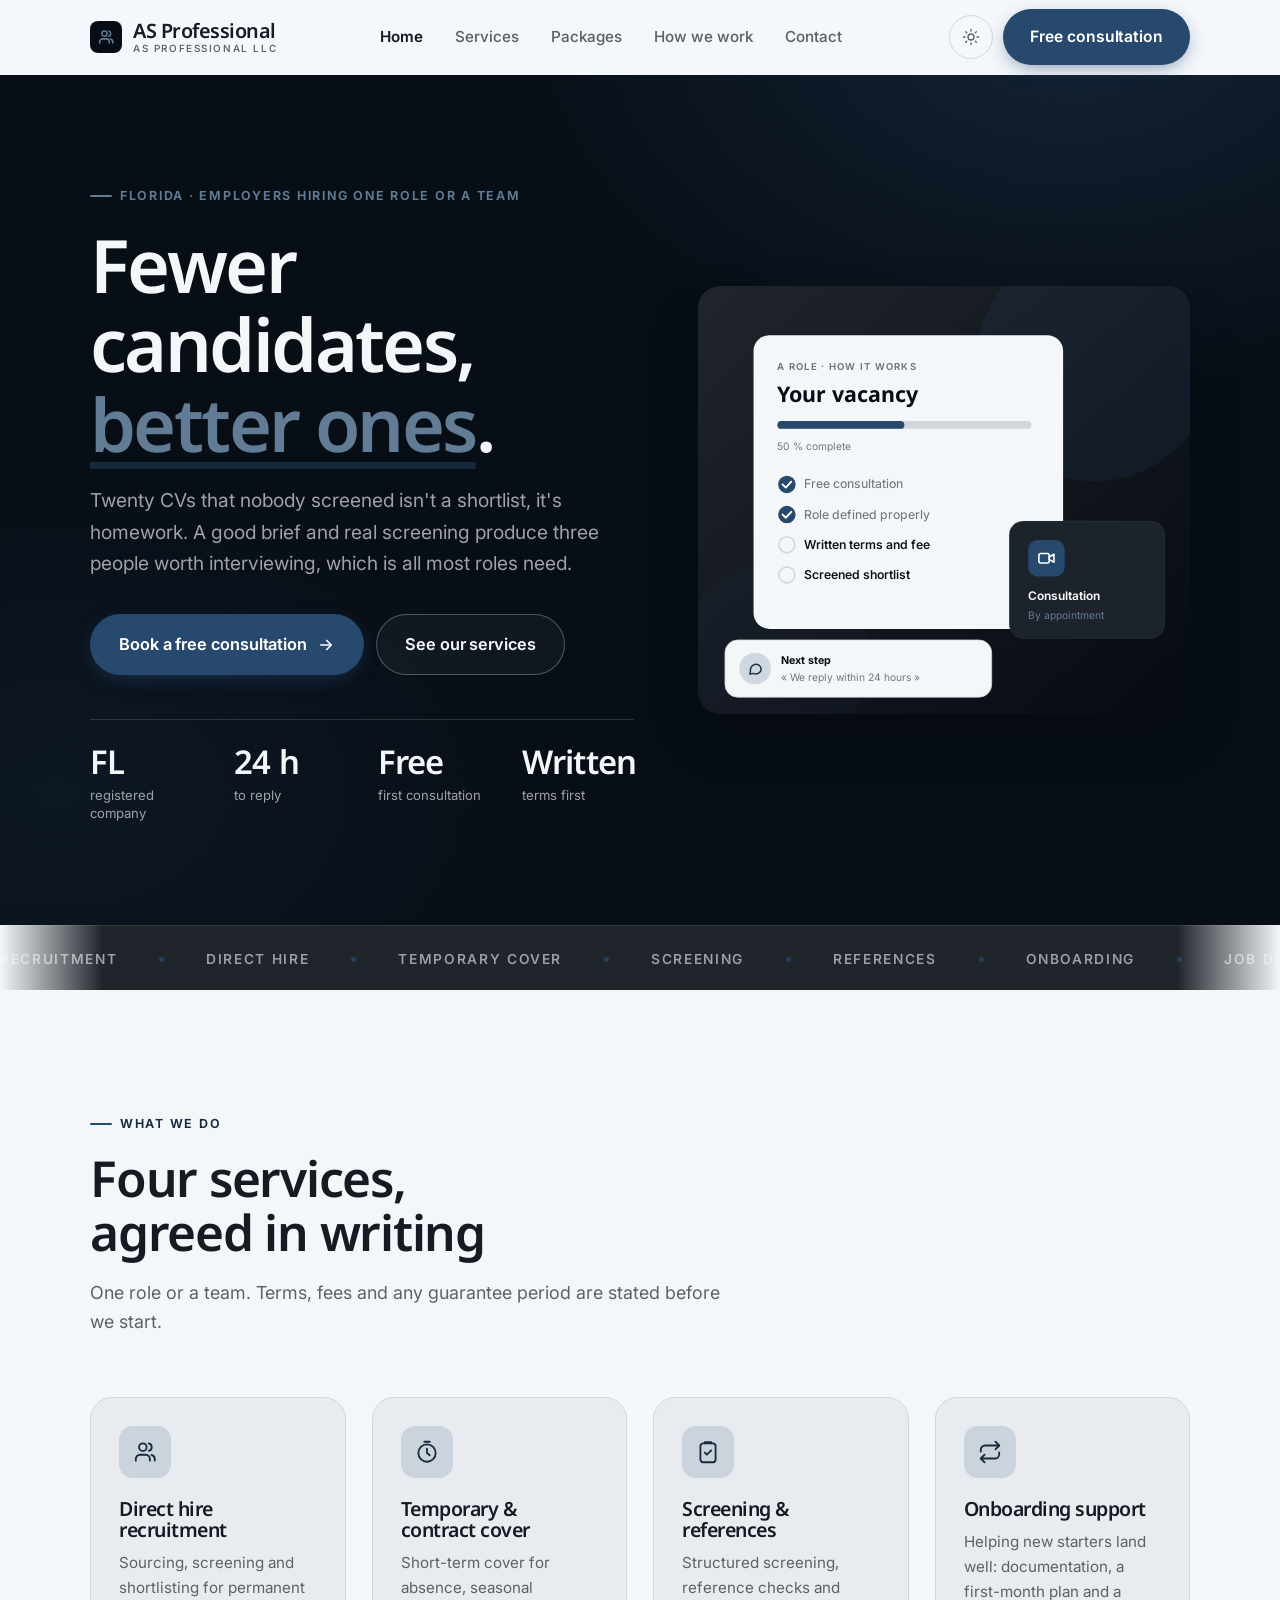
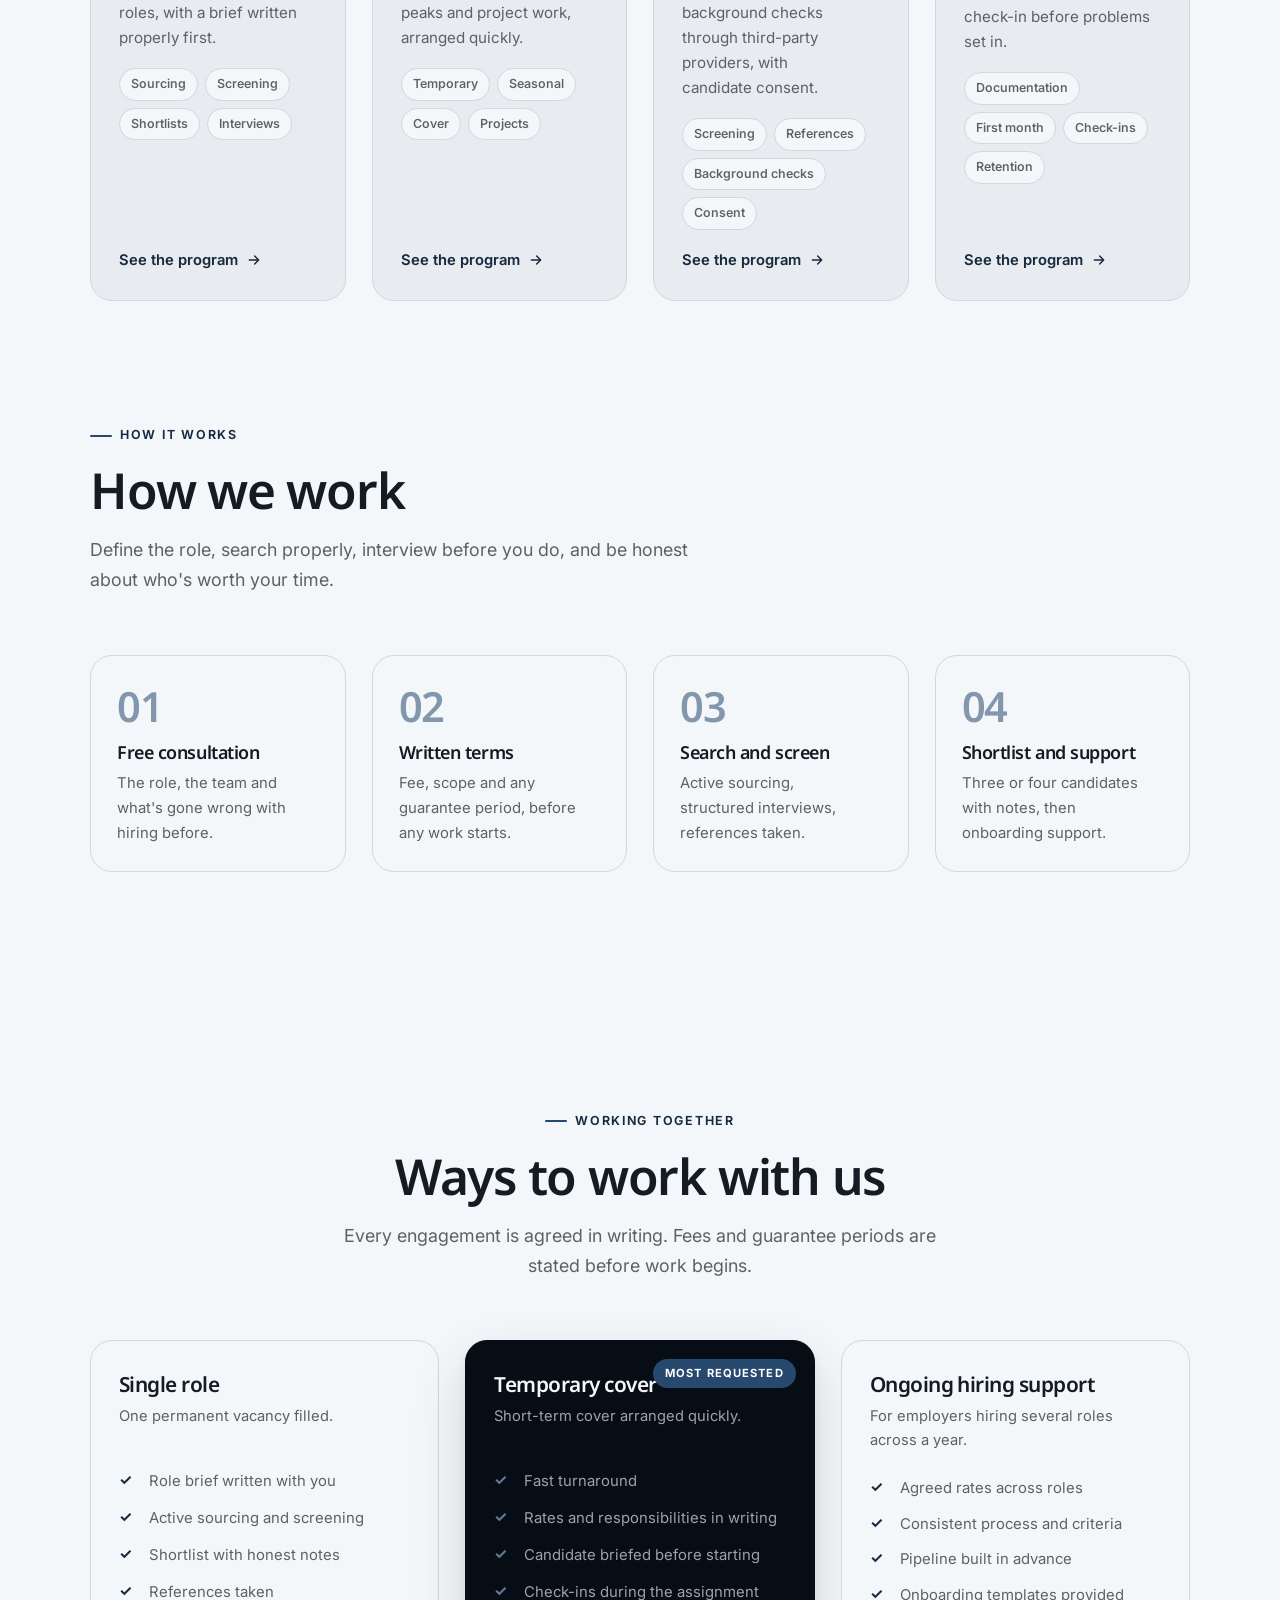
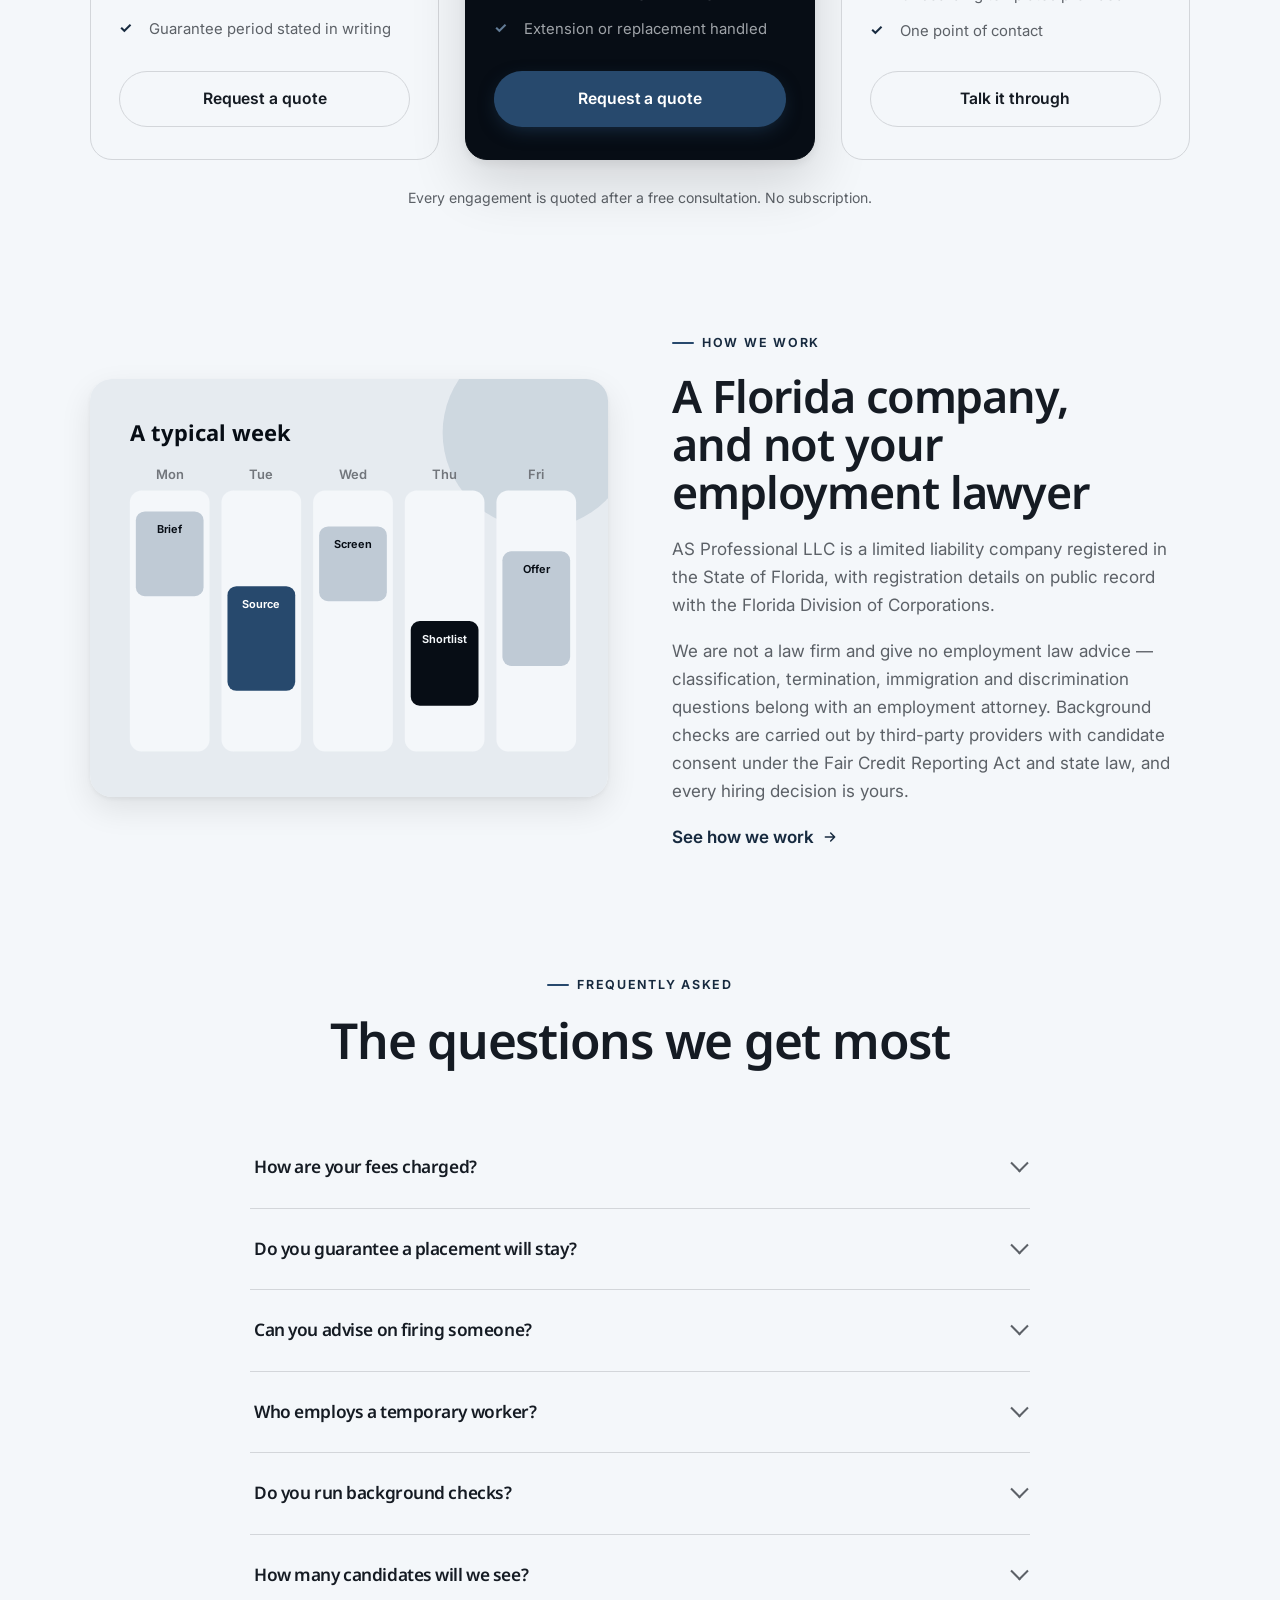
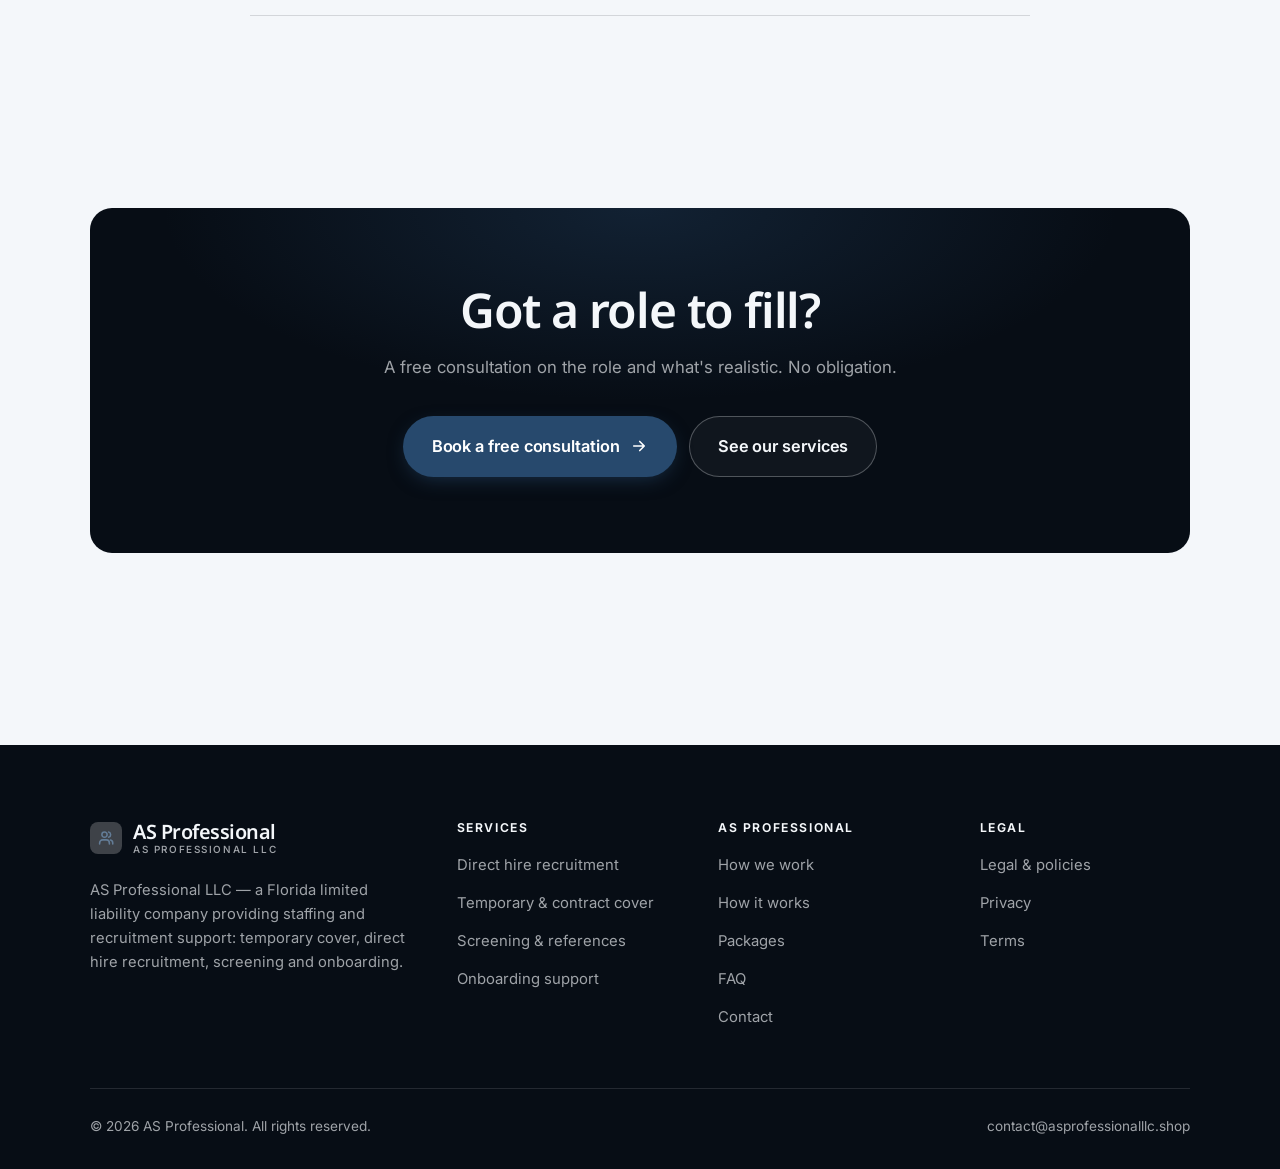
<file: index.html>
<!DOCTYPE html>
<html lang="en" class="no-js">
<head>
<meta charset="utf-8">
<meta name="viewport" content="width=device-width, initial-scale=1">
<title>AS Professional LLC — staffing and recruitment support</title>
<meta name="description" content="AS Professional LLC, a Florida company providing staffing and recruitment support: temporary cover, direct hire recruitment, candidate screening and onboarding support.">
<link rel="canonical" href="https://asprofessionalllc.shop/">

<meta property="og:type" content="website">
<meta property="og:url" content="https://asprofessionalllc.shop/">
<meta property="og:site_name" content="AS Professional">
<meta property="og:locale" content="en_US">
<meta property="og:title" content="AS Professional LLC — staffing and recruitment support">
<meta property="og:description" content="AS Professional LLC, a Florida company providing staffing and recruitment support: temporary cover, direct hire recruitment, candidate screening and onboarding support.">
<meta name="theme-color" content="#070d15">

<link rel="icon" href="assets/img/favicon.svg" type="image/svg+xml">
<link rel="preconnect" href="https://fonts.googleapis.com">
<link rel="preconnect" href="https://fonts.gstatic.com" crossorigin>
<link rel="stylesheet" href="https://fonts.googleapis.com/css2?family=Noto+Sans:wght@400..700&family=Inter:wght@400..700&display=swap">
<link rel="stylesheet" href="assets/css/style.css">

<!-- Thème appliqué avant le premier rendu (évite le flash) -->
<script>
document.documentElement.classList.remove('no-js');
(function(){try{var t=localStorage.getItem('site-theme');if(t){document.documentElement.setAttribute('data-theme',t);}}catch(e){}})();
</script>
<script type="application/ld+json">
{
  "@context": "https://schema.org",
  "@type": "Organization",
  "name": "AS Professional",
  "url": "https://asprofessionalllc.shop/",
  "email": "contact@asprofessionalllc.shop",
  "description": "AS Professional LLC, a Florida company providing staffing and recruitment support: temporary cover, direct hire recruitment, candidate screening and onboarding support.",
  "areaServed": "US",
  "knowsLanguage": "en"
}
</script>
</head>

<body>
<a class="skip-link" href="#main">Skip to main content</a>

<header class="site-header">
  <nav class="wrap nav" aria-label="Main navigation">
    <a class="brand" href="index.html">
      <svg class="brand__mark" viewBox="0 0 64 64" aria-hidden="true">
        <rect class="bm-bg" width="64" height="64" rx="16"/>
        <g class="bm-ic" transform="translate(14 14) scale(1.5)" fill="none" stroke-width="2.1" stroke-linecap="round" stroke-linejoin="round"><path d="M16.5 20v-1.5a4 4 0 0 0-4-4h-5a4 4 0 0 0-4 4V20"/><circle cx="10" cy="7.5" r="3.5"/><path d="M21 20v-1.5a4 4 0 0 0-3-3.9M15.5 4.1a3.5 3.5 0 0 1 0 6.8"/></g>
      </svg>
      <span>AS Professional<span class="brand__sub">AS Professional LLC</span></span>
    </a>

    <ul class="nav__links" id="nav-links">
      <li><a href="index.html" aria-current="page">Home</a></li>
      <li><a href="programs.html">Services</a></li>
      <li><a href="index.html#pricing">Packages</a></li>
      <li><a href="about.html">How we work</a></li>
      <li><a href="contact.html">Contact</a></li>
      <li><a class="btn btn--primary" href="contact.html">Free consultation</a></li>
    </ul>

    <div class="nav__cta">
      <button class="theme-toggle" type="button" aria-label="Switch to dark theme">
        <svg class="icon-sun" viewBox="0 0 24 24" fill="none" stroke="currentColor" stroke-width="1.8" stroke-linecap="round" aria-hidden="true"><circle cx="12" cy="12" r="4"/><path d="M12 2v2m0 16v2M2 12h2m16 0h2M4.9 4.9l1.4 1.4m11.4 11.4 1.4 1.4M19.1 4.9l-1.4 1.4M6.3 17.7l-1.4 1.4"/></svg>
        <svg class="icon-moon" viewBox="0 0 24 24" fill="none" stroke="currentColor" stroke-width="1.8" stroke-linecap="round" stroke-linejoin="round" aria-hidden="true"><path d="M21 12.8A9 9 0 1 1 11.2 3a7 7 0 0 0 9.8 9.8z"/></svg>
      </button>
      <a class="btn btn--primary" href="contact.html">Free consultation</a>
      <button class="nav__toggle" type="button" aria-expanded="false" aria-controls="nav-links" aria-label="Open menu">
        <svg class="icon-open" viewBox="0 0 24 24" fill="none" stroke="currentColor" stroke-width="2" stroke-linecap="round" aria-hidden="true"><path d="M3 6h18M3 12h18M3 18h18"/></svg>
        <svg class="icon-close" viewBox="0 0 24 24" fill="none" stroke="currentColor" stroke-width="2" stroke-linecap="round" aria-hidden="true"><path d="M6 6l12 12M18 6L6 18"/></svg>
      </button>
    </div>
  </nav>
</header>

<main id="main">

<section class="hero">
  <div class="wrap hero__inner">
    <div>
      <span class="eyebrow hero__eyebrow">Florida · Employers hiring one role or a team</span>
      <h1>Fewer candidates,<br> <em>better ones</em>.</h1>
      <p class="hero__lede">Twenty CVs that nobody screened isn't a shortlist, it's homework. A good brief and real screening produce three people worth interviewing, which is all most roles need.</p>

      <div class="hero__actions">
        <a class="btn btn--primary btn--lg" href="contact.html">Book a free consultation <svg viewBox="0 0 24 24" fill="none" stroke="currentColor" stroke-width="2.2" stroke-linecap="round" stroke-linejoin="round" aria-hidden="true"><path d="M5 12h14M13 6l6 6-6 6"/></svg></a>
        <a class="btn btn--on-dark btn--lg" href="programs.html">See our services</a>
      </div>

      <ul class="hero__proof">
        <li><span class="stat__num">FL</span><span class="stat__label">registered company</span></li>
        <li><span class="stat__num">24 h</span><span class="stat__label">to reply</span></li>
        <li><span class="stat__num">Free</span><span class="stat__label">first consultation</span></li>
        <li><span class="stat__num">Written</span><span class="stat__label">terms first</span></li>
      </ul>
    </div>

    <div class="hero__art">
      <svg viewBox="0 0 620 540" role="img" aria-label="How a vacancy with AS Professional works, from consultation to a screened shortlist.">
        <defs>
          <linearGradient id="hbg" x1="0" y1="0" x2="1" y2="1">
            <stop offset="0" stop-color="#20252c"/><stop offset="1" stop-color="#060a11"/>
          </linearGradient>
        </defs>
        <rect width="620" height="540" rx="22" fill="url(#hbg)"/>
        <circle cx="500" cy="96" r="150" fill="#27496d" opacity=".16"/>
        <circle cx="96" cy="470" r="120" fill="#27496d" opacity=".08"/>

        <g style="font-family: var(--font-body)">
          <!-- Carte programme -->
          <rect x="70" y="62" width="390" height="370" rx="20" fill="#f4f7fa"/>
          <text x="100" y="106" font-size="12" font-weight="650" letter-spacing="1.6" fill="#72767c">A ROLE · HOW IT WORKS</text>
          <text x="100" y="146" font-size="27" font-weight="700" fill="#070d15" style="font-family: var(--font-display)">Your vacancy</text>
          <rect x="100" y="170" width="320" height="10" rx="5" fill="#d3d6da"/>
          <rect x="100" y="170" width="160" height="10" rx="5" fill="#27496d"/>
          <text x="100" y="206" font-size="13" fill="#72767c">50 % complete</text>
          <circle cx="112" cy="250" r="11" fill="#27496d"/><path d="M106.5 250l4 4 7-7.5" fill="none" stroke="#ffffff" stroke-width="2.4" stroke-linecap="round" stroke-linejoin="round"/><text x="134" y="255" font-size="15.5" fill="#72767c" font-weight="450">Free consultation</text>
          <circle cx="112" cy="288" r="11" fill="#27496d"/><path d="M106.5 288l4 4 7-7.5" fill="none" stroke="#ffffff" stroke-width="2.4" stroke-linecap="round" stroke-linejoin="round"/><text x="134" y="293" font-size="15.5" fill="#72767c" font-weight="450">Role defined properly</text>
          <circle cx="112" cy="326" r="10" fill="none" stroke="#d3d6da" stroke-width="2"/><text x="134" y="331" font-size="15.5" fill="#070d15" font-weight="560">Written terms and fee</text>
          <circle cx="112" cy="364" r="10" fill="none" stroke="#d3d6da" stroke-width="2"/><text x="134" y="369" font-size="15.5" fill="#070d15" font-weight="560">Screened shortlist</text>

          <!-- Carte séance -->
          <rect x="392" y="296" width="196" height="148" rx="18" fill="#1d232a" stroke="#ffffff" stroke-opacity=".08"/>
          <rect x="416" y="320" width="46" height="46" rx="12" fill="#27496d"/>
          <g transform="translate(427 331)" fill="none" stroke="#ffffff" color="#ffffff" stroke-width="2" stroke-linecap="round" stroke-linejoin="round"><rect x="2.5" y="6" width="13" height="12" rx="2.5"/><path d="M15.5 10.5 21.5 7v10l-6-3.5z"/></g>
          <text x="416" y="396" font-size="15" font-weight="650" fill="#f4f7fa">Consultation</text>
          <text x="416" y="420" font-size="13" fill="#637c96">By appointment</text>

          <!-- Retour du coach -->
          <rect x="34" y="446" width="336" height="72" rx="16" fill="#f4f7fa" stroke="#d3d6da"/>
          <circle cx="72" cy="482" r="20" fill="#cfd8e1"/>
          <g transform="translate(62 472) scale(.84)" fill="none" stroke="#192f47" stroke-width="2.2" stroke-linecap="round" stroke-linejoin="round"><path d="M21 12a8 8 0 0 1-11.6 7.1L4 20l1-4.6A8 8 0 1 1 21 12z"/></g>
          <text x="104" y="476" font-size="13.5" font-weight="700" fill="#070d15">Next step</text>
          <text x="104" y="498" font-size="13" fill="#72767c">« We reply within 24 hours »</text>
        </g>
      </svg>
    </div>
  </div>
</section>

<div class="marquee" aria-hidden="true">
  <div class="marquee__track"><span>Recruitment</span><span>Direct hire</span><span>Temporary cover</span><span>Screening</span><span>References</span><span>Onboarding</span><span>Job descriptions</span><span>Interviews</span><span>Offers</span><span>Retention</span><span>Recruitment</span><span>Direct hire</span><span>Temporary cover</span><span>Screening</span><span>References</span><span>Onboarding</span><span>Job descriptions</span><span>Interviews</span><span>Offers</span><span>Retention</span></div>
</div>

<section class="section wrap" id="programs">
  <div class="section-head reveal">
    <span class="eyebrow">What we do</span>
    <h2>Four services, agreed in writing</h2>
    <p>One role or a team. Terms, fees and any guarantee period are stated before we start.</p>
  </div>
  <div class="grid grid--4 reveal-group">
    <a class="card" href="programs.html#directhire">
      <div class="card__icon"><svg viewBox="0 0 24 24" fill="none" stroke="currentColor" stroke-width="1.7" stroke-linecap="round" stroke-linejoin="round" aria-hidden="true"><path d="M16.5 20v-1.5a4 4 0 0 0-4-4h-5a4 4 0 0 0-4 4V20"/><circle cx="10" cy="7.5" r="3.5"/><path d="M21 20v-1.5a4 4 0 0 0-3-3.9M15.5 4.1a3.5 3.5 0 0 1 0 6.8"/></svg></div>
      <h3>Direct hire recruitment</h3>
      <p>Sourcing, screening and shortlisting for permanent roles, with a brief written properly first.</p>
      <ul class="tags"><li>Sourcing</li><li>Screening</li><li>Shortlists</li><li>Interviews</li></ul>
      <span class="arrow-link">See the program <svg viewBox="0 0 24 24" fill="none" stroke="currentColor" stroke-width="2.2" stroke-linecap="round" stroke-linejoin="round" aria-hidden="true"><path d="M5 12h14M13 6l6 6-6 6"/></svg></span>
    </a>
    <a class="card" href="programs.html#temporary">
      <div class="card__icon"><svg viewBox="0 0 24 24" fill="none" stroke="currentColor" stroke-width="1.7" stroke-linecap="round" stroke-linejoin="round" aria-hidden="true"><circle cx="12" cy="13" r="8"/><path d="M12 9v4l2.5 2M9.5 2.5h5"/></svg></div>
      <h3>Temporary &amp; contract cover</h3>
      <p>Short-term cover for absence, seasonal peaks and project work, arranged quickly.</p>
      <ul class="tags"><li>Temporary</li><li>Seasonal</li><li>Cover</li><li>Projects</li></ul>
      <span class="arrow-link">See the program <svg viewBox="0 0 24 24" fill="none" stroke="currentColor" stroke-width="2.2" stroke-linecap="round" stroke-linejoin="round" aria-hidden="true"><path d="M5 12h14M13 6l6 6-6 6"/></svg></span>
    </a>
    <a class="card" href="programs.html#screening">
      <div class="card__icon"><svg viewBox="0 0 24 24" fill="none" stroke="currentColor" stroke-width="1.7" stroke-linecap="round" stroke-linejoin="round" aria-hidden="true"><rect x="5" y="4" width="14" height="17.5" rx="2.5"/><path d="M9 4V3h6v1M9 12.5l2 2 4-4"/></svg></div>
      <h3>Screening &amp; references</h3>
      <p>Structured screening, reference checks and background checks through third-party providers, with candidate consent.</p>
      <ul class="tags"><li>Screening</li><li>References</li><li>Background checks</li><li>Consent</li></ul>
      <span class="arrow-link">See the program <svg viewBox="0 0 24 24" fill="none" stroke="currentColor" stroke-width="2.2" stroke-linecap="round" stroke-linejoin="round" aria-hidden="true"><path d="M5 12h14M13 6l6 6-6 6"/></svg></span>
    </a>
    <a class="card" href="programs.html#onboarding">
      <div class="card__icon"><svg viewBox="0 0 24 24" fill="none" stroke="currentColor" stroke-width="1.7" stroke-linecap="round" stroke-linejoin="round" aria-hidden="true"><path d="M17 2.5l3.5 3.5L17 9.5"/><path d="M3.5 11.5V10A4 4 0 0 1 7.5 6h13M7 21.5 3.5 18 7 14.5"/><path d="M20.5 12.5V14a4 4 0 0 1-4 4h-13"/></svg></div>
      <h3>Onboarding support</h3>
      <p>Helping new starters land well: documentation, a first-month plan and a check-in before problems set in.</p>
      <ul class="tags"><li>Documentation</li><li>First month</li><li>Check-ins</li><li>Retention</li></ul>
      <span class="arrow-link">See the program <svg viewBox="0 0 24 24" fill="none" stroke="currentColor" stroke-width="2.2" stroke-linecap="round" stroke-linejoin="round" aria-hidden="true"><path d="M5 12h14M13 6l6 6-6 6"/></svg></span>
    </a>
  </div>
</section>

<section class="section section--flush wrap" id="how-it-works">
  <div class="section-head reveal">
    <span class="eyebrow">How it works</span>
    <h2>How we work</h2>
    <p>Define the role, search properly, interview before you do, and be honest about who's worth your time.</p>
  </div>
  <div class="grid grid--4 steps reveal-group">
    <article class="step">
      <h3>Free consultation</h3>
      <p>The role, the team and what's gone wrong with hiring before.</p>
    </article>
    <article class="step">
      <h3>Written terms</h3>
      <p>Fee, scope and any guarantee period, before any work starts.</p>
    </article>
    <article class="step">
      <h3>Search and screen</h3>
      <p>Active sourcing, structured interviews, references taken.</p>
    </article>
    <article class="step">
      <h3>Shortlist and support</h3>
      <p>Three or four candidates with notes, then onboarding support.</p>
    </article>
  </div>
</section>

<section class="section wrap" id="pricing">
  <div class="section-head section-head--center reveal">
    <span class="eyebrow">Working together</span>
    <h2>Ways to work with us</h2>
    <p>Every engagement is agreed in writing. Fees and guarantee periods are stated before work begins.</p>
  </div>
  <div class="grid grid--3 plans reveal-group">
    <article class="plan">
      
      <h3>Single role</h3>
      <p class="plan__desc">One permanent vacancy filled.</p>
      
      <ul class="plan__features">
        <li>Role brief written with you</li>
        <li>Active sourcing and screening</li>
        <li>Shortlist with honest notes</li>
        <li>References taken</li>
        <li>Guarantee period stated in writing</li>
      </ul>
      <a class="btn btn--ghost btn--block" href="contact.html">Request a quote</a>
    </article>
    <article class="plan plan--featured">
      <span class="plan__tag">Most requested</span>
      <h3>Temporary cover</h3>
      <p class="plan__desc">Short-term cover arranged quickly.</p>
      
      <ul class="plan__features">
        <li>Fast turnaround</li>
        <li>Rates and responsibilities in writing</li>
        <li>Candidate briefed before starting</li>
        <li>Check-ins during the assignment</li>
        <li>Extension or replacement handled</li>
      </ul>
      <a class="btn btn--primary btn--block" href="contact.html">Request a quote</a>
    </article>
    <article class="plan">
      
      <h3>Ongoing hiring support</h3>
      <p class="plan__desc">For employers hiring several roles across a year.</p>
      
      <ul class="plan__features">
        <li>Agreed rates across roles</li>
        <li>Consistent process and criteria</li>
        <li>Pipeline built in advance</li>
        <li>Onboarding templates provided</li>
        <li>One point of contact</li>
      </ul>
      <a class="btn btn--ghost btn--block" href="contact.html">Talk it through</a>
    </article>
  </div>
  <p class="plans-note">Every engagement is quoted after a free consultation. No subscription.</p>
</section>

<section class="section section--flush wrap">
  <div class="split reveal">
    <div class="split__art">
      <svg viewBox="0 0 520 420" role="img" aria-label="Example of a typical week: Brief, Source, Screen, Shortlist, Offer.">
        <rect width="520" height="420" rx="20" fill="#e6ebf0"/>
        <circle cx="450" cy="54" r="96" fill="#27496d" opacity=".12"/>
        <g style="font-family: var(--font-body)">
        <text x="40" y="62" font-size="22" font-weight="700" fill="#070d15" style="font-family: var(--font-display)">A typical week</text>
        <text x="80" y="100" text-anchor="middle" font-size="13" font-weight="600" fill="#72767c">Mon</text>
        <rect x="40" y="112" width="80" height="262" rx="12" fill="#f4f7fa"/>
        <rect x="46" y="133" width="68" height="85" rx="9" fill="#bfcad5"/>
        <text x="80" y="155" text-anchor="middle" font-size="11" font-weight="650" fill="#070d15">Brief</text>
        <text x="172" y="100" text-anchor="middle" font-size="13" font-weight="600" fill="#72767c">Tue</text>
        <rect x="132" y="112" width="80" height="262" rx="12" fill="#f4f7fa"/>
        <rect x="138" y="208" width="68" height="105" rx="9" fill="#27496d"/>
        <text x="172" y="230" text-anchor="middle" font-size="11" font-weight="650" fill="#ffffff">Source</text>
        <text x="264" y="100" text-anchor="middle" font-size="13" font-weight="600" fill="#72767c">Wed</text>
        <rect x="224" y="112" width="80" height="262" rx="12" fill="#f4f7fa"/>
        <rect x="230" y="148" width="68" height="75" rx="9" fill="#bfcad5"/>
        <text x="264" y="170" text-anchor="middle" font-size="11" font-weight="650" fill="#070d15">Screen</text>
        <text x="356" y="100" text-anchor="middle" font-size="13" font-weight="600" fill="#72767c">Thu</text>
        <rect x="316" y="112" width="80" height="262" rx="12" fill="#f4f7fa"/>
        <rect x="322" y="243" width="68" height="85" rx="9" fill="#070d15"/>
        <text x="356" y="265" text-anchor="middle" font-size="11" font-weight="650" fill="#f4f7fa">Shortlist</text>
        <text x="448" y="100" text-anchor="middle" font-size="13" font-weight="600" fill="#72767c">Fri</text>
        <rect x="408" y="112" width="80" height="262" rx="12" fill="#f4f7fa"/>
        <rect x="414" y="173" width="68" height="115" rx="9" fill="#bfcad5"/>
        <text x="448" y="195" text-anchor="middle" font-size="11" font-weight="650" fill="#070d15">Offer</text>
        </g>
      </svg>
    </div>
    <div>
      <span class="eyebrow">How we work</span>
      <h2>A Florida company, and not your employment lawyer</h2>
      <p>AS Professional LLC is a limited liability company registered in the State of Florida, with registration details on public record with the Florida Division of Corporations.</p>
      <p>We are not a law firm and give no employment law advice — classification, termination, immigration and discrimination questions belong with an employment attorney. Background checks are carried out by third-party providers with candidate consent under the Fair Credit Reporting Act and state law, and every hiring decision is yours.</p>
      <p><a class="arrow-link" href="about.html">See how we work <svg viewBox="0 0 24 24" fill="none" stroke="currentColor" stroke-width="2.2" stroke-linecap="round" stroke-linejoin="round" aria-hidden="true"><path d="M5 12h14M13 6l6 6-6 6"/></svg></a></p>
    </div>
  </div>
</section>

<section class="section section--flush wrap" id="faq">
  <div class="section-head section-head--center reveal">
    <span class="eyebrow">Frequently asked</span>
    <h2>The questions we get most</h2>
  </div>
  <div class="faq reveal">
    <details>
      <summary>How are your fees charged?</summary>
      <p>Stated in writing before any work starts — typically a percentage for direct hire or an hourly rate for temporary cover, with any guarantee period spelled out.</p>
    </details>
    <details>
      <summary>Do you guarantee a placement will stay?</summary>
      <p>No one honestly can. We state a guarantee period in writing and stand behind it, which is a different and more meaningful thing.</p>
    </details>
    <details>
      <summary>Can you advise on firing someone?</summary>
      <p>No. That's employment law and belongs with an attorney. We can help with role clarity and performance expectations, which often prevents getting there.</p>
    </details>
    <details>
      <summary>Who employs a temporary worker?</summary>
      <p>It depends on the arrangement, and we state it in writing before anyone starts. It's the question most worth asking any staffing firm.</p>
    </details>
    <details>
      <summary>Do you run background checks?</summary>
      <p>Through third-party providers, with candidate consent and in line with the Fair Credit Reporting Act and state law.</p>
    </details>
    <details>
      <summary>How many candidates will we see?</summary>
      <p>Usually three or four screened properly, rather than twenty forwarded. If we can't find them, we'll say so rather than pad the list.</p>
    </details>
  </div>
</section>

<section class="wrap section--tight">
  <div class="cta-band reveal">
    <h2>Got a role to fill?</h2>
    <p>A free consultation on the role and what's realistic. No obligation.</p>
    <div class="hero__actions">
      <a class="btn btn--primary btn--lg" href="contact.html">Book a free consultation <svg viewBox="0 0 24 24" fill="none" stroke="currentColor" stroke-width="2.2" stroke-linecap="round" stroke-linejoin="round" aria-hidden="true"><path d="M5 12h14M13 6l6 6-6 6"/></svg></a>
      <a class="btn btn--on-dark btn--lg" href="programs.html">See our services</a>
    </div>
  </div>
</section>

</main>

<footer class="site-footer">
  <div class="wrap">
    <div class="footer__grid">
      <div class="footer__brand">
        <a class="brand" href="index.html">
          <svg class="brand__mark" viewBox="0 0 64 64" aria-hidden="true">
        <rect class="bm-bg" width="64" height="64" rx="16"/>
        <g class="bm-ic" transform="translate(14 14) scale(1.5)" fill="none" stroke-width="2.1" stroke-linecap="round" stroke-linejoin="round"><path d="M16.5 20v-1.5a4 4 0 0 0-4-4h-5a4 4 0 0 0-4 4V20"/><circle cx="10" cy="7.5" r="3.5"/><path d="M21 20v-1.5a4 4 0 0 0-3-3.9M15.5 4.1a3.5 3.5 0 0 1 0 6.8"/></g>
      </svg>
          <span>AS Professional<span class="brand__sub">AS Professional LLC</span></span>
        </a>
        <p>AS Professional LLC — a Florida limited liability company providing staffing and recruitment support: temporary cover, direct hire recruitment, screening and onboarding.</p>
      </div>

      <div class="footer__col">
        <h4>Services</h4>
        <ul>
          <li><a href="programs.html#directhire">Direct hire recruitment</a></li>
          <li><a href="programs.html#temporary">Temporary &amp; contract cover</a></li>
          <li><a href="programs.html#screening">Screening &amp; references</a></li>
          <li><a href="programs.html#onboarding">Onboarding support</a></li>
        </ul>
      </div>

      <div class="footer__col">
        <h4>AS Professional</h4>
        <ul>
          <li><a href="about.html">How we work</a></li>
          <li><a href="index.html#how-it-works">How it works</a></li>
          <li><a href="index.html#pricing">Packages</a></li>
          <li><a href="index.html#faq">FAQ</a></li>
          <li><a href="contact.html">Contact</a></li>
        </ul>
      </div>

      <div class="footer__col">
        <h4>Legal</h4>
        <ul>
          <li><a href="legal.html">Legal &amp; policies</a></li>
          <li><a href="legal.html#privacy">Privacy</a></li>
          <li><a href="legal.html#terms">Terms</a></li>
        </ul>
      </div>
    </div>

    <div class="footer__bottom">
      <p>© <span data-year>2026</span> AS Professional. All rights reserved.</p>
      <p><a href="mailto:contact@asprofessionalllc.shop">contact@asprofessionalllc.shop</a></p>
    </div>
  </div>
</footer>

<script src="assets/js/main.js" defer></script>
</body>
</html>
</file>
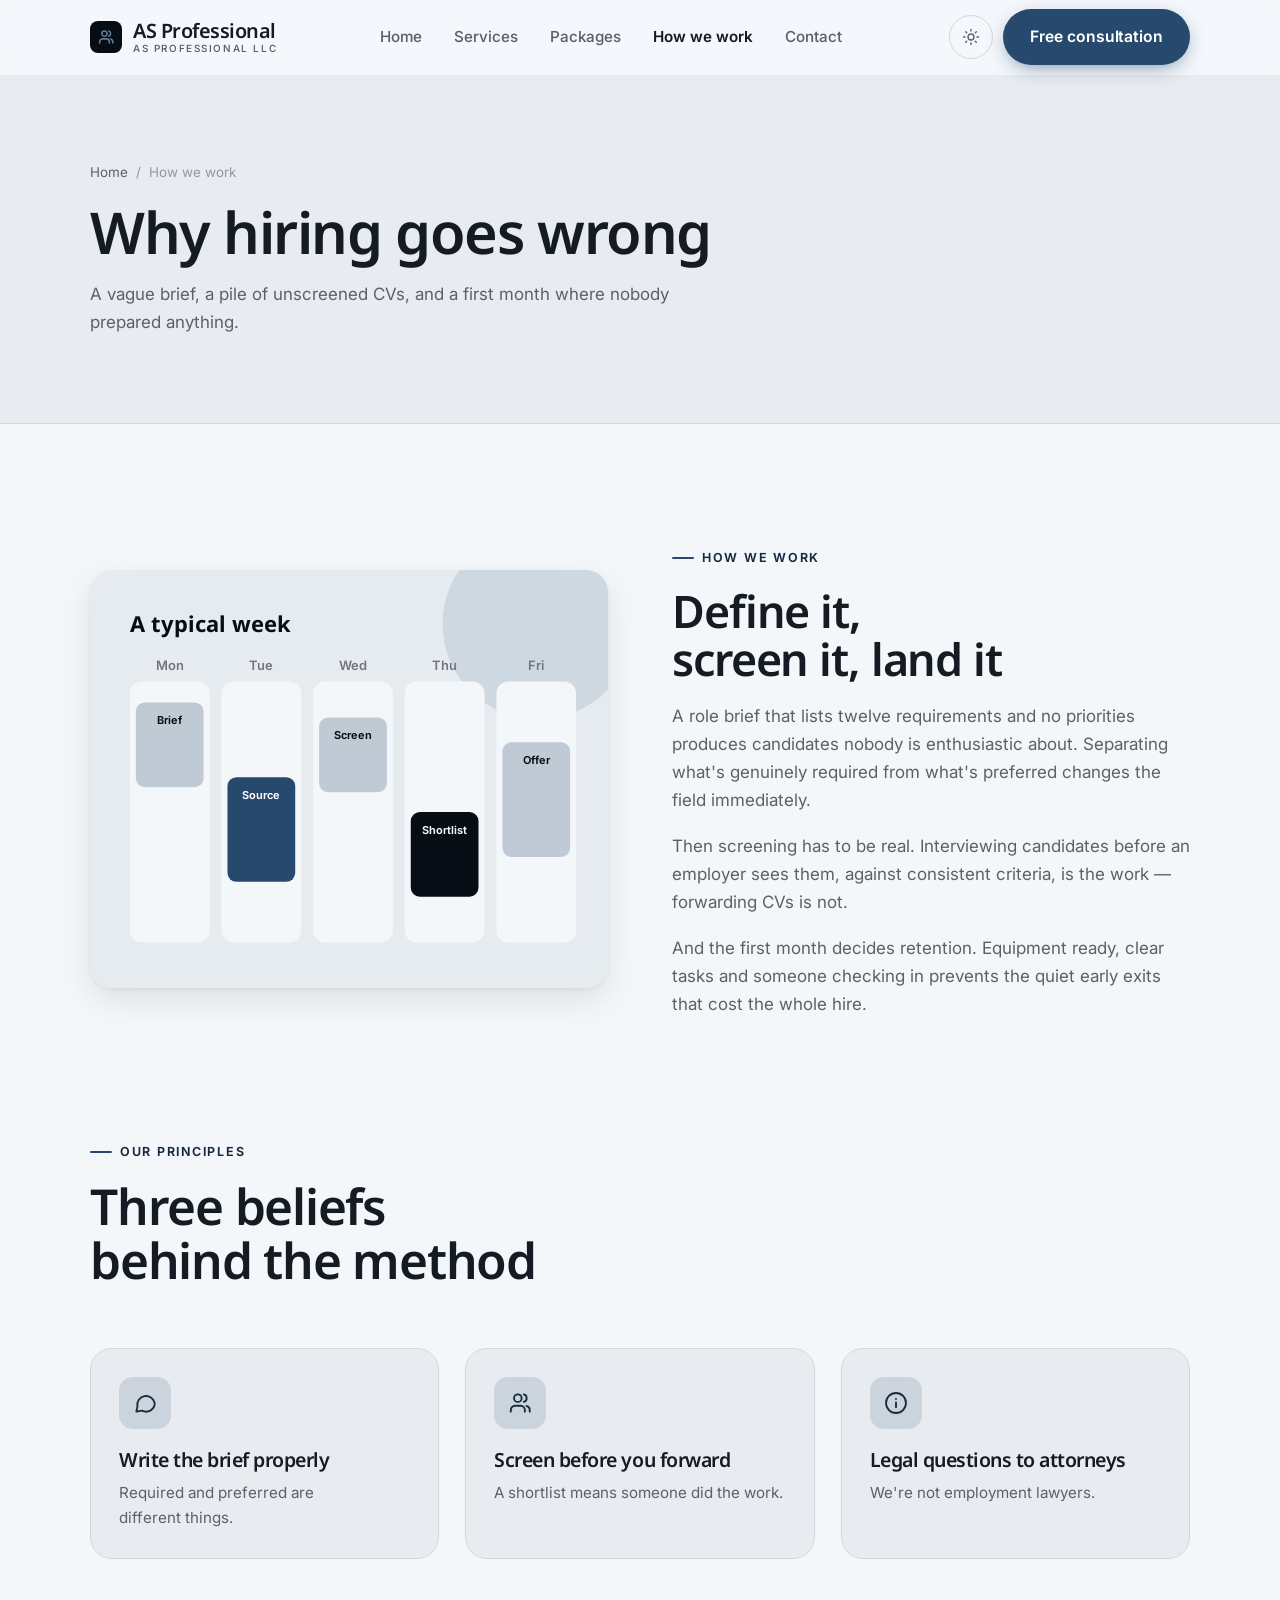
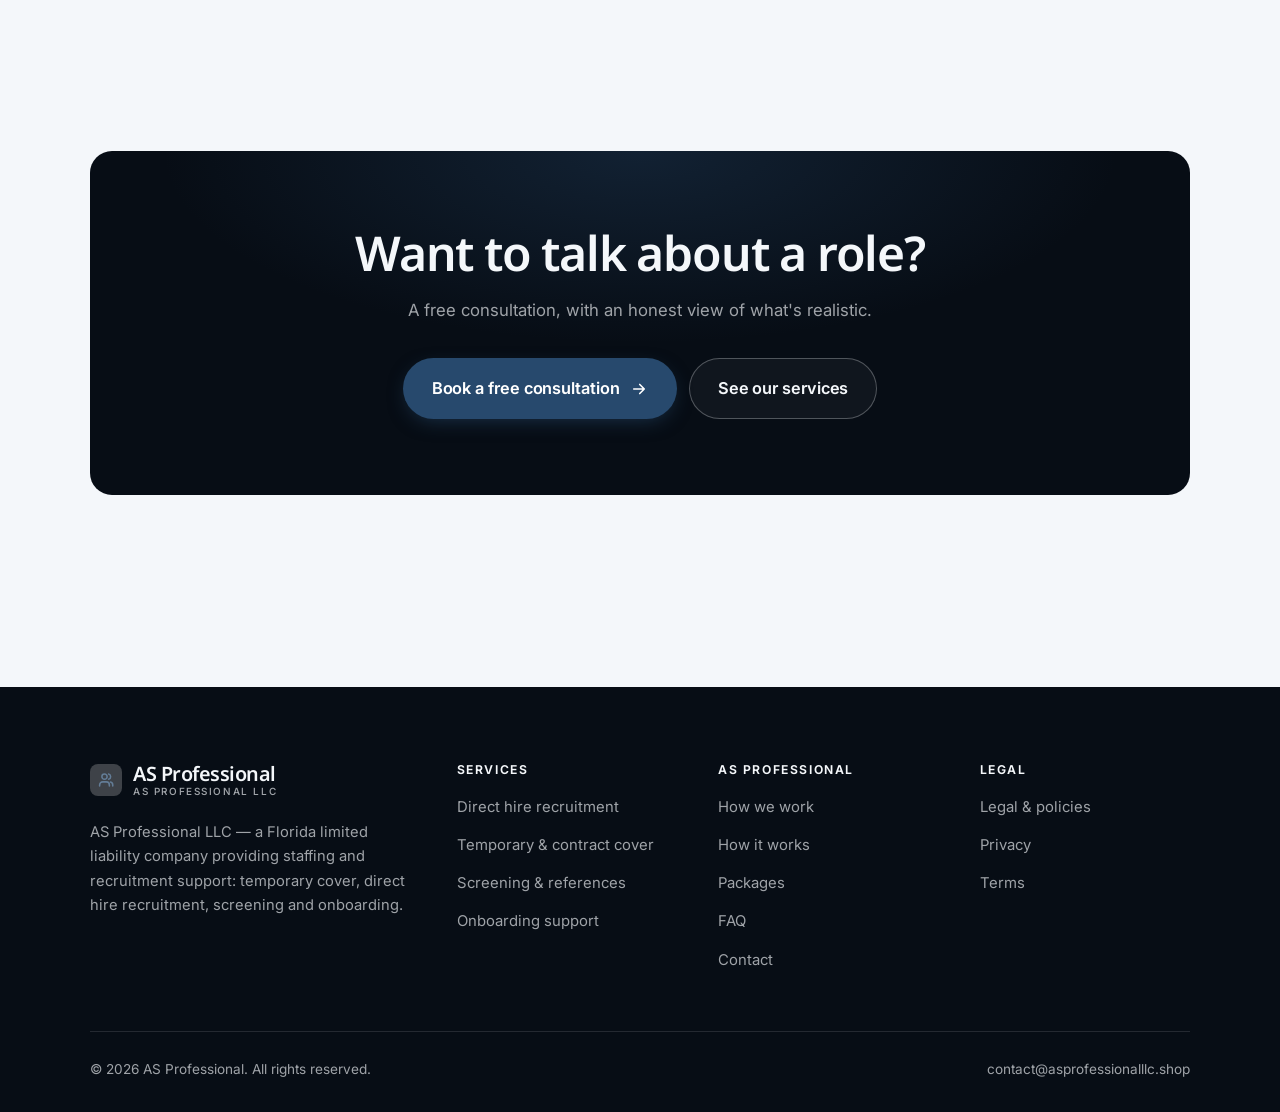
<file: about.html>
<!DOCTYPE html>
<html lang="en" class="no-js">
<head>
<meta charset="utf-8">
<meta name="viewport" content="width=device-width, initial-scale=1">
<title>How we work — AS Professional</title>
<meta name="description" content="About AS Professional LLC, a Florida staffing and recruitment company.">
<link rel="canonical" href="https://asprofessionalllc.shop/about.html">

<meta property="og:type" content="website">
<meta property="og:url" content="https://asprofessionalllc.shop/about.html">
<meta property="og:site_name" content="AS Professional">
<meta property="og:locale" content="en_US">
<meta property="og:title" content="How we work — AS Professional">
<meta property="og:description" content="About AS Professional LLC, a Florida staffing and recruitment company.">
<meta name="theme-color" content="#070d15">

<link rel="icon" href="assets/img/favicon.svg" type="image/svg+xml">
<link rel="preconnect" href="https://fonts.googleapis.com">
<link rel="preconnect" href="https://fonts.gstatic.com" crossorigin>
<link rel="stylesheet" href="https://fonts.googleapis.com/css2?family=Noto+Sans:wght@400..700&family=Inter:wght@400..700&display=swap">
<link rel="stylesheet" href="assets/css/style.css">

<!-- Thème appliqué avant le premier rendu (évite le flash) -->
<script>
document.documentElement.classList.remove('no-js');
(function(){try{var t=localStorage.getItem('site-theme');if(t){document.documentElement.setAttribute('data-theme',t);}}catch(e){}})();
</script>
</head>

<body>
<a class="skip-link" href="#main">Skip to main content</a>

<header class="site-header">
  <nav class="wrap nav" aria-label="Main navigation">
    <a class="brand" href="index.html">
      <svg class="brand__mark" viewBox="0 0 64 64" aria-hidden="true">
        <rect class="bm-bg" width="64" height="64" rx="16"/>
        <g class="bm-ic" transform="translate(14 14) scale(1.5)" fill="none" stroke-width="2.1" stroke-linecap="round" stroke-linejoin="round"><path d="M16.5 20v-1.5a4 4 0 0 0-4-4h-5a4 4 0 0 0-4 4V20"/><circle cx="10" cy="7.5" r="3.5"/><path d="M21 20v-1.5a4 4 0 0 0-3-3.9M15.5 4.1a3.5 3.5 0 0 1 0 6.8"/></g>
      </svg>
      <span>AS Professional<span class="brand__sub">AS Professional LLC</span></span>
    </a>

    <ul class="nav__links" id="nav-links">
      <li><a href="index.html">Home</a></li>
      <li><a href="programs.html">Services</a></li>
      <li><a href="index.html#pricing">Packages</a></li>
      <li><a href="about.html" aria-current="page">How we work</a></li>
      <li><a href="contact.html">Contact</a></li>
      <li><a class="btn btn--primary" href="contact.html">Free consultation</a></li>
    </ul>

    <div class="nav__cta">
      <button class="theme-toggle" type="button" aria-label="Switch to dark theme">
        <svg class="icon-sun" viewBox="0 0 24 24" fill="none" stroke="currentColor" stroke-width="1.8" stroke-linecap="round" aria-hidden="true"><circle cx="12" cy="12" r="4"/><path d="M12 2v2m0 16v2M2 12h2m16 0h2M4.9 4.9l1.4 1.4m11.4 11.4 1.4 1.4M19.1 4.9l-1.4 1.4M6.3 17.7l-1.4 1.4"/></svg>
        <svg class="icon-moon" viewBox="0 0 24 24" fill="none" stroke="currentColor" stroke-width="1.8" stroke-linecap="round" stroke-linejoin="round" aria-hidden="true"><path d="M21 12.8A9 9 0 1 1 11.2 3a7 7 0 0 0 9.8 9.8z"/></svg>
      </button>
      <a class="btn btn--primary" href="contact.html">Free consultation</a>
      <button class="nav__toggle" type="button" aria-expanded="false" aria-controls="nav-links" aria-label="Open menu">
        <svg class="icon-open" viewBox="0 0 24 24" fill="none" stroke="currentColor" stroke-width="2" stroke-linecap="round" aria-hidden="true"><path d="M3 6h18M3 12h18M3 18h18"/></svg>
        <svg class="icon-close" viewBox="0 0 24 24" fill="none" stroke="currentColor" stroke-width="2" stroke-linecap="round" aria-hidden="true"><path d="M6 6l12 12M18 6L6 18"/></svg>
      </button>
    </div>
  </nav>
</header>

<main id="main">

<section class="page-head">
  <div class="wrap">
    <nav class="breadcrumb" aria-label="Breadcrumb">
      <a href="index.html">Home</a><span>/</span><span aria-current="page">How we work</span>
    </nav>
    <h1>Why hiring goes wrong</h1>
    <p>A vague brief, a pile of unscreened CVs, and a first month where nobody prepared anything.</p>
  </div>
</section>

<section class="section wrap">
  <div class="split reveal">
    <div class="split__art">
      <svg viewBox="0 0 520 420" role="img" aria-label="Example of a typical week: Brief, Source, Screen, Shortlist, Offer.">
        <rect width="520" height="420" rx="20" fill="#e6ebf0"/>
        <circle cx="450" cy="54" r="96" fill="#27496d" opacity=".12"/>
        <g style="font-family: var(--font-body)">
        <text x="40" y="62" font-size="22" font-weight="700" fill="#070d15" style="font-family: var(--font-display)">A typical week</text>
        <text x="80" y="100" text-anchor="middle" font-size="13" font-weight="600" fill="#72767c">Mon</text>
        <rect x="40" y="112" width="80" height="262" rx="12" fill="#f4f7fa"/>
        <rect x="46" y="133" width="68" height="85" rx="9" fill="#bfcad5"/>
        <text x="80" y="155" text-anchor="middle" font-size="11" font-weight="650" fill="#070d15">Brief</text>
        <text x="172" y="100" text-anchor="middle" font-size="13" font-weight="600" fill="#72767c">Tue</text>
        <rect x="132" y="112" width="80" height="262" rx="12" fill="#f4f7fa"/>
        <rect x="138" y="208" width="68" height="105" rx="9" fill="#27496d"/>
        <text x="172" y="230" text-anchor="middle" font-size="11" font-weight="650" fill="#ffffff">Source</text>
        <text x="264" y="100" text-anchor="middle" font-size="13" font-weight="600" fill="#72767c">Wed</text>
        <rect x="224" y="112" width="80" height="262" rx="12" fill="#f4f7fa"/>
        <rect x="230" y="148" width="68" height="75" rx="9" fill="#bfcad5"/>
        <text x="264" y="170" text-anchor="middle" font-size="11" font-weight="650" fill="#070d15">Screen</text>
        <text x="356" y="100" text-anchor="middle" font-size="13" font-weight="600" fill="#72767c">Thu</text>
        <rect x="316" y="112" width="80" height="262" rx="12" fill="#f4f7fa"/>
        <rect x="322" y="243" width="68" height="85" rx="9" fill="#070d15"/>
        <text x="356" y="265" text-anchor="middle" font-size="11" font-weight="650" fill="#f4f7fa">Shortlist</text>
        <text x="448" y="100" text-anchor="middle" font-size="13" font-weight="600" fill="#72767c">Fri</text>
        <rect x="408" y="112" width="80" height="262" rx="12" fill="#f4f7fa"/>
        <rect x="414" y="173" width="68" height="115" rx="9" fill="#bfcad5"/>
        <text x="448" y="195" text-anchor="middle" font-size="11" font-weight="650" fill="#070d15">Offer</text>
        </g>
      </svg>
    </div>
    <div>
      <span class="eyebrow">How we work</span>
      <h2>Define it, screen it, land it</h2>
      <p>A role brief that lists twelve requirements and no priorities produces candidates nobody is enthusiastic about. Separating what's genuinely required from what's preferred changes the field immediately.</p>
      <p>Then screening has to be real. Interviewing candidates before an employer sees them, against consistent criteria, is the work — forwarding CVs is not.</p>
      <p>And the first month decides retention. Equipment ready, clear tasks and someone checking in prevents the quiet early exits that cost the whole hire.</p>
      <!--
        TO DO: add a short introduction of the coach (name, real background),
        with a photo if possible. Do not invent credentials — see README.md.
      -->
    </div>
  </div>
</section>

<section class="section section--flush wrap">
  <div class="section-head reveal">
    <span class="eyebrow">Our principles</span>
    <h2>Three beliefs behind the method</h2>
  </div>
  <div class="grid grid--3 reveal-group">
    <article class="card">
      <div class="card__icon"><svg viewBox="0 0 24 24" fill="none" stroke="currentColor" stroke-width="1.7" stroke-linecap="round" stroke-linejoin="round" aria-hidden="true"><path d="M21 12a8 8 0 0 1-11.6 7.1L4 20l1-4.6A8 8 0 1 1 21 12z"/></svg></div>
      <h3>Write the brief properly</h3>
      <p>Required and preferred are different things.</p>
    </article>
    <article class="card">
      <div class="card__icon"><svg viewBox="0 0 24 24" fill="none" stroke="currentColor" stroke-width="1.7" stroke-linecap="round" stroke-linejoin="round" aria-hidden="true"><path d="M16.5 20v-1.5a4 4 0 0 0-4-4h-5a4 4 0 0 0-4 4V20"/><circle cx="10" cy="7.5" r="3.5"/><path d="M21 20v-1.5a4 4 0 0 0-3-3.9M15.5 4.1a3.5 3.5 0 0 1 0 6.8"/></svg></div>
      <h3>Screen before you forward</h3>
      <p>A shortlist means someone did the work.</p>
    </article>
    <article class="card">
      <div class="card__icon"><svg viewBox="0 0 24 24" fill="none" stroke="currentColor" stroke-width="1.7" stroke-linecap="round" stroke-linejoin="round" aria-hidden="true"><circle cx="12" cy="12" r="9.2"/><path d="M12 16v-4.5M12 8.2v.1"/></svg></div>
      <h3>Legal questions to attorneys</h3>
      <p>We're not employment lawyers.</p>
    </article>
  </div>
</section>

<section class="wrap section--tight">
  <div class="cta-band reveal">
    <h2>Want to talk about a role?</h2>
    <p>A free consultation, with an honest view of what's realistic.</p>
    <div class="hero__actions">
      <a class="btn btn--primary btn--lg" href="contact.html">Book a free consultation <svg viewBox="0 0 24 24" fill="none" stroke="currentColor" stroke-width="2.2" stroke-linecap="round" stroke-linejoin="round" aria-hidden="true"><path d="M5 12h14M13 6l6 6-6 6"/></svg></a>
      <a class="btn btn--on-dark btn--lg" href="programs.html">See our services</a>
    </div>
  </div>
</section>

</main>

<footer class="site-footer">
  <div class="wrap">
    <div class="footer__grid">
      <div class="footer__brand">
        <a class="brand" href="index.html">
          <svg class="brand__mark" viewBox="0 0 64 64" aria-hidden="true">
        <rect class="bm-bg" width="64" height="64" rx="16"/>
        <g class="bm-ic" transform="translate(14 14) scale(1.5)" fill="none" stroke-width="2.1" stroke-linecap="round" stroke-linejoin="round"><path d="M16.5 20v-1.5a4 4 0 0 0-4-4h-5a4 4 0 0 0-4 4V20"/><circle cx="10" cy="7.5" r="3.5"/><path d="M21 20v-1.5a4 4 0 0 0-3-3.9M15.5 4.1a3.5 3.5 0 0 1 0 6.8"/></g>
      </svg>
          <span>AS Professional<span class="brand__sub">AS Professional LLC</span></span>
        </a>
        <p>AS Professional LLC — a Florida limited liability company providing staffing and recruitment support: temporary cover, direct hire recruitment, screening and onboarding.</p>
      </div>

      <div class="footer__col">
        <h4>Services</h4>
        <ul>
          <li><a href="programs.html#directhire">Direct hire recruitment</a></li>
          <li><a href="programs.html#temporary">Temporary &amp; contract cover</a></li>
          <li><a href="programs.html#screening">Screening &amp; references</a></li>
          <li><a href="programs.html#onboarding">Onboarding support</a></li>
        </ul>
      </div>

      <div class="footer__col">
        <h4>AS Professional</h4>
        <ul>
          <li><a href="about.html">How we work</a></li>
          <li><a href="index.html#how-it-works">How it works</a></li>
          <li><a href="index.html#pricing">Packages</a></li>
          <li><a href="index.html#faq">FAQ</a></li>
          <li><a href="contact.html">Contact</a></li>
        </ul>
      </div>

      <div class="footer__col">
        <h4>Legal</h4>
        <ul>
          <li><a href="legal.html">Legal &amp; policies</a></li>
          <li><a href="legal.html#privacy">Privacy</a></li>
          <li><a href="legal.html#terms">Terms</a></li>
        </ul>
      </div>
    </div>

    <div class="footer__bottom">
      <p>© <span data-year>2026</span> AS Professional. All rights reserved.</p>
      <p><a href="mailto:contact@asprofessionalllc.shop">contact@asprofessionalllc.shop</a></p>
    </div>
  </div>
</footer>

<script src="assets/js/main.js" defer></script>
</body>
</html>
</file>
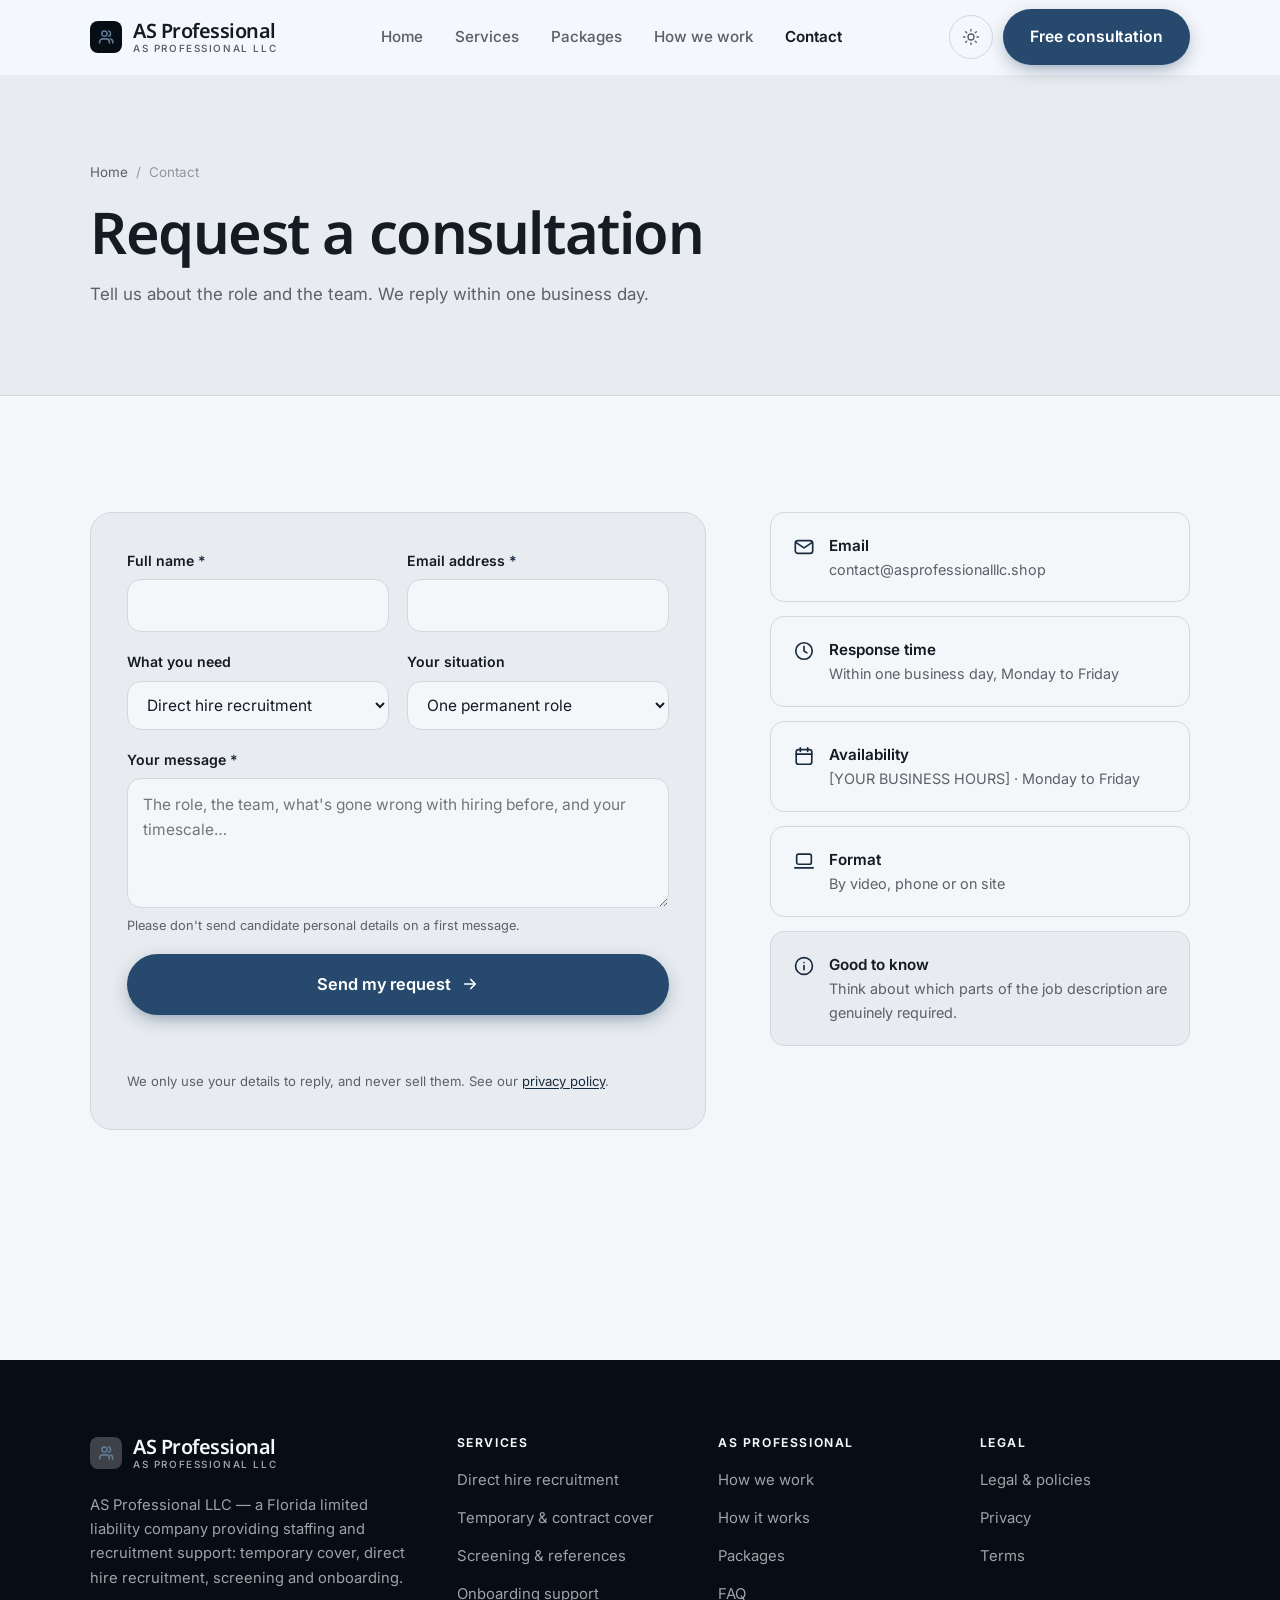
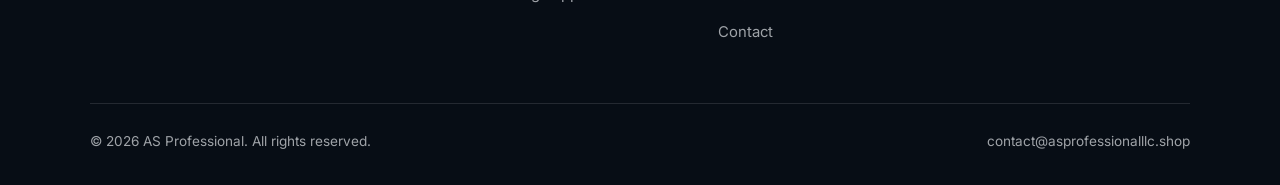
<file: contact.html>
<!DOCTYPE html>
<html lang="en" class="no-js">
<head>
<meta charset="utf-8">
<meta name="viewport" content="width=device-width, initial-scale=1">
<title>Contact — AS Professional</title>
<meta name="description" content="Contact AS Professional LLC. We reply within one business day.">
<link rel="canonical" href="https://asprofessionalllc.shop/contact.html">

<meta property="og:type" content="website">
<meta property="og:url" content="https://asprofessionalllc.shop/contact.html">
<meta property="og:site_name" content="AS Professional">
<meta property="og:locale" content="en_US">
<meta property="og:title" content="Contact — AS Professional">
<meta property="og:description" content="Contact AS Professional LLC. We reply within one business day.">
<meta name="theme-color" content="#070d15">

<link rel="icon" href="assets/img/favicon.svg" type="image/svg+xml">
<link rel="preconnect" href="https://fonts.googleapis.com">
<link rel="preconnect" href="https://fonts.gstatic.com" crossorigin>
<link rel="stylesheet" href="https://fonts.googleapis.com/css2?family=Noto+Sans:wght@400..700&family=Inter:wght@400..700&display=swap">
<link rel="stylesheet" href="assets/css/style.css">

<!-- Thème appliqué avant le premier rendu (évite le flash) -->
<script>
document.documentElement.classList.remove('no-js');
(function(){try{var t=localStorage.getItem('site-theme');if(t){document.documentElement.setAttribute('data-theme',t);}}catch(e){}})();
</script>
</head>

<body>
<a class="skip-link" href="#main">Skip to main content</a>

<header class="site-header">
  <nav class="wrap nav" aria-label="Main navigation">
    <a class="brand" href="index.html">
      <svg class="brand__mark" viewBox="0 0 64 64" aria-hidden="true">
        <rect class="bm-bg" width="64" height="64" rx="16"/>
        <g class="bm-ic" transform="translate(14 14) scale(1.5)" fill="none" stroke-width="2.1" stroke-linecap="round" stroke-linejoin="round"><path d="M16.5 20v-1.5a4 4 0 0 0-4-4h-5a4 4 0 0 0-4 4V20"/><circle cx="10" cy="7.5" r="3.5"/><path d="M21 20v-1.5a4 4 0 0 0-3-3.9M15.5 4.1a3.5 3.5 0 0 1 0 6.8"/></g>
      </svg>
      <span>AS Professional<span class="brand__sub">AS Professional LLC</span></span>
    </a>

    <ul class="nav__links" id="nav-links">
      <li><a href="index.html">Home</a></li>
      <li><a href="programs.html">Services</a></li>
      <li><a href="index.html#pricing">Packages</a></li>
      <li><a href="about.html">How we work</a></li>
      <li><a href="contact.html" aria-current="page">Contact</a></li>
      <li><a class="btn btn--primary" href="contact.html">Free consultation</a></li>
    </ul>

    <div class="nav__cta">
      <button class="theme-toggle" type="button" aria-label="Switch to dark theme">
        <svg class="icon-sun" viewBox="0 0 24 24" fill="none" stroke="currentColor" stroke-width="1.8" stroke-linecap="round" aria-hidden="true"><circle cx="12" cy="12" r="4"/><path d="M12 2v2m0 16v2M2 12h2m16 0h2M4.9 4.9l1.4 1.4m11.4 11.4 1.4 1.4M19.1 4.9l-1.4 1.4M6.3 17.7l-1.4 1.4"/></svg>
        <svg class="icon-moon" viewBox="0 0 24 24" fill="none" stroke="currentColor" stroke-width="1.8" stroke-linecap="round" stroke-linejoin="round" aria-hidden="true"><path d="M21 12.8A9 9 0 1 1 11.2 3a7 7 0 0 0 9.8 9.8z"/></svg>
      </button>
      <a class="btn btn--primary" href="contact.html">Free consultation</a>
      <button class="nav__toggle" type="button" aria-expanded="false" aria-controls="nav-links" aria-label="Open menu">
        <svg class="icon-open" viewBox="0 0 24 24" fill="none" stroke="currentColor" stroke-width="2" stroke-linecap="round" aria-hidden="true"><path d="M3 6h18M3 12h18M3 18h18"/></svg>
        <svg class="icon-close" viewBox="0 0 24 24" fill="none" stroke="currentColor" stroke-width="2" stroke-linecap="round" aria-hidden="true"><path d="M6 6l12 12M18 6L6 18"/></svg>
      </button>
    </div>
  </nav>
</header>

<main id="main">

<section class="page-head">
  <div class="wrap">
    <nav class="breadcrumb" aria-label="Breadcrumb">
      <a href="index.html">Home</a><span>/</span><span aria-current="page">Contact</span>
    </nav>
    <h1>Request a consultation</h1>
    <p>Tell us about the role and the team. We reply within one business day.</p>
  </div>
</section>

<section class="section wrap">
  <div class="form-layout">

    <!--
      FORM: the action attribute holds a placeholder id. Create a free form at
      https://formspree.io and replace VOTRE_ID_FORMSPREE. Until then, the button
      opens the visitor's email app with a pre-filled message to contact@asprofessionalllc.shop.
    -->
    <form class="form" id="contact-form" action="https://formspree.io/f/VOTRE_ID_FORMSPREE" method="POST"
          data-email="contact@asprofessionalllc.shop" data-subject="Consultation request"
          data-msg-mail="Your email app will open with the message ready to send." data-msg-sending="Sending…"
          data-msg-ok="Thanks! Your message is on its way. We reply within one business day." data-msg-err="Sending failed. Please email us directly at">
      <div class="form__row">
        <div class="field">
          <label for="nom">Full name <span class="req" aria-hidden="true">*</span></label>
          <input type="text" id="nom" name="nom" autocomplete="name" required>
        </div>
        <div class="field">
          <label for="email">Email address <span class="req" aria-hidden="true">*</span></label>
          <input type="email" id="email" name="email" autocomplete="email" required>
        </div>
      </div>

      <div class="form__row">
        <div class="field">
          <label for="programme">What you need</label>
          <select id="programme" name="programme">
            <option>Direct hire recruitment</option>
            <option>Temporary &amp; contract cover</option>
            <option>Screening &amp; references</option>
            <option>Onboarding support</option>
            <option>Not sure yet</option>
          </select>
        </div>
        <div class="field">
          <label for="niveau">Your situation</label>
          <select id="niveau" name="niveau">
            <option>One permanent role</option>
            <option>Temporary cover</option>
            <option>Several roles</option>
            <option>Not sure yet</option>
          </select>
        </div>
      </div>

      <div class="field">
        <label for="message">Your message <span class="req" aria-hidden="true">*</span></label>
        <textarea id="message" name="message" required placeholder="The role, the team, what's gone wrong with hiring before, and your timescale…"></textarea>
        <span class="field__hint">Please don't send candidate personal details on a first message.</span>
      </div>

      <!-- Bot trap: hidden from humans -->
      <div class="visually-hidden" aria-hidden="true">
        <label for="site-web">Leave this field empty</label>
        <input type="text" id="site-web" name="_gotcha" tabindex="-1" autocomplete="off">
      </div>

      <button class="btn btn--primary btn--lg" type="submit">Send my request <svg viewBox="0 0 24 24" fill="none" stroke="currentColor" stroke-width="2.2" stroke-linecap="round" stroke-linejoin="round" aria-hidden="true"><path d="M5 12h14M13 6l6 6-6 6"/></svg></button>

      <p id="form-status" class="form__status" role="status" aria-live="polite"></p>

      <p class="form__note">
        We only use your details to reply, and never sell them. See our <a href="legal.html#privacy">privacy policy</a>.
      </p>
    </form>

    <aside class="contact-aside">
      <div class="contact-card">
        <svg viewBox="0 0 24 24" fill="none" stroke="currentColor" stroke-width="1.8" stroke-linecap="round" stroke-linejoin="round" aria-hidden="true"><rect x="2.5" y="5" width="19" height="14" rx="3"/><path d="M3 7l9 6 9-6"/></svg>
        <div><b>Email</b><a href="mailto:contact@asprofessionalllc.shop">contact@asprofessionalllc.shop</a></div>
      </div>
      <div class="contact-card">
        <svg viewBox="0 0 24 24" fill="none" stroke="currentColor" stroke-width="1.8" stroke-linecap="round" stroke-linejoin="round" aria-hidden="true"><circle cx="12" cy="12" r="9"/><path d="M12 7v5l3.2 2"/></svg>
        <div><b>Response time</b><span>Within one business day, Monday to Friday</span></div>
      </div>
      <div class="contact-card">
        <svg viewBox="0 0 24 24" fill="none" stroke="currentColor" stroke-width="1.8" stroke-linecap="round" stroke-linejoin="round" aria-hidden="true"><rect x="3.5" y="5" width="17" height="16" rx="2.5"/><path d="M8 3v4M16 3v4M3.5 10h17"/></svg>
        <div><b>Availability</b><span>[YOUR BUSINESS HOURS] · Monday to Friday</span></div>
      </div>
      <div class="contact-card">
        <svg viewBox="0 0 24 24" fill="none" stroke="currentColor" stroke-width="1.8" stroke-linecap="round" stroke-linejoin="round" aria-hidden="true"><rect x="4" y="4.5" width="16" height="11" rx="2"/><path d="M2 19.5h20"/></svg>
        <div><b>Format</b><span>By video, phone or on site</span></div>
      </div>
      <div class="contact-card contact-card--soft">
        <svg viewBox="0 0 24 24" fill="none" stroke="currentColor" stroke-width="1.8" stroke-linecap="round" stroke-linejoin="round" aria-hidden="true"><circle cx="12" cy="12" r="9.2"/><path d="M12 16v-4.5M12 8.2v.1"/></svg>
        <div><b>Good to know</b><span>Think about which parts of the job description are genuinely required.</span></div>
      </div>
    </aside>

  </div>
</section>

</main>

<footer class="site-footer">
  <div class="wrap">
    <div class="footer__grid">
      <div class="footer__brand">
        <a class="brand" href="index.html">
          <svg class="brand__mark" viewBox="0 0 64 64" aria-hidden="true">
        <rect class="bm-bg" width="64" height="64" rx="16"/>
        <g class="bm-ic" transform="translate(14 14) scale(1.5)" fill="none" stroke-width="2.1" stroke-linecap="round" stroke-linejoin="round"><path d="M16.5 20v-1.5a4 4 0 0 0-4-4h-5a4 4 0 0 0-4 4V20"/><circle cx="10" cy="7.5" r="3.5"/><path d="M21 20v-1.5a4 4 0 0 0-3-3.9M15.5 4.1a3.5 3.5 0 0 1 0 6.8"/></g>
      </svg>
          <span>AS Professional<span class="brand__sub">AS Professional LLC</span></span>
        </a>
        <p>AS Professional LLC — a Florida limited liability company providing staffing and recruitment support: temporary cover, direct hire recruitment, screening and onboarding.</p>
      </div>

      <div class="footer__col">
        <h4>Services</h4>
        <ul>
          <li><a href="programs.html#directhire">Direct hire recruitment</a></li>
          <li><a href="programs.html#temporary">Temporary &amp; contract cover</a></li>
          <li><a href="programs.html#screening">Screening &amp; references</a></li>
          <li><a href="programs.html#onboarding">Onboarding support</a></li>
        </ul>
      </div>

      <div class="footer__col">
        <h4>AS Professional</h4>
        <ul>
          <li><a href="about.html">How we work</a></li>
          <li><a href="index.html#how-it-works">How it works</a></li>
          <li><a href="index.html#pricing">Packages</a></li>
          <li><a href="index.html#faq">FAQ</a></li>
          <li><a href="contact.html">Contact</a></li>
        </ul>
      </div>

      <div class="footer__col">
        <h4>Legal</h4>
        <ul>
          <li><a href="legal.html">Legal &amp; policies</a></li>
          <li><a href="legal.html#privacy">Privacy</a></li>
          <li><a href="legal.html#terms">Terms</a></li>
        </ul>
      </div>
    </div>

    <div class="footer__bottom">
      <p>© <span data-year>2026</span> AS Professional. All rights reserved.</p>
      <p><a href="mailto:contact@asprofessionalllc.shop">contact@asprofessionalllc.shop</a></p>
    </div>
  </div>
</footer>

<script src="assets/js/main.js" defer></script>
</body>
</html>
</file>
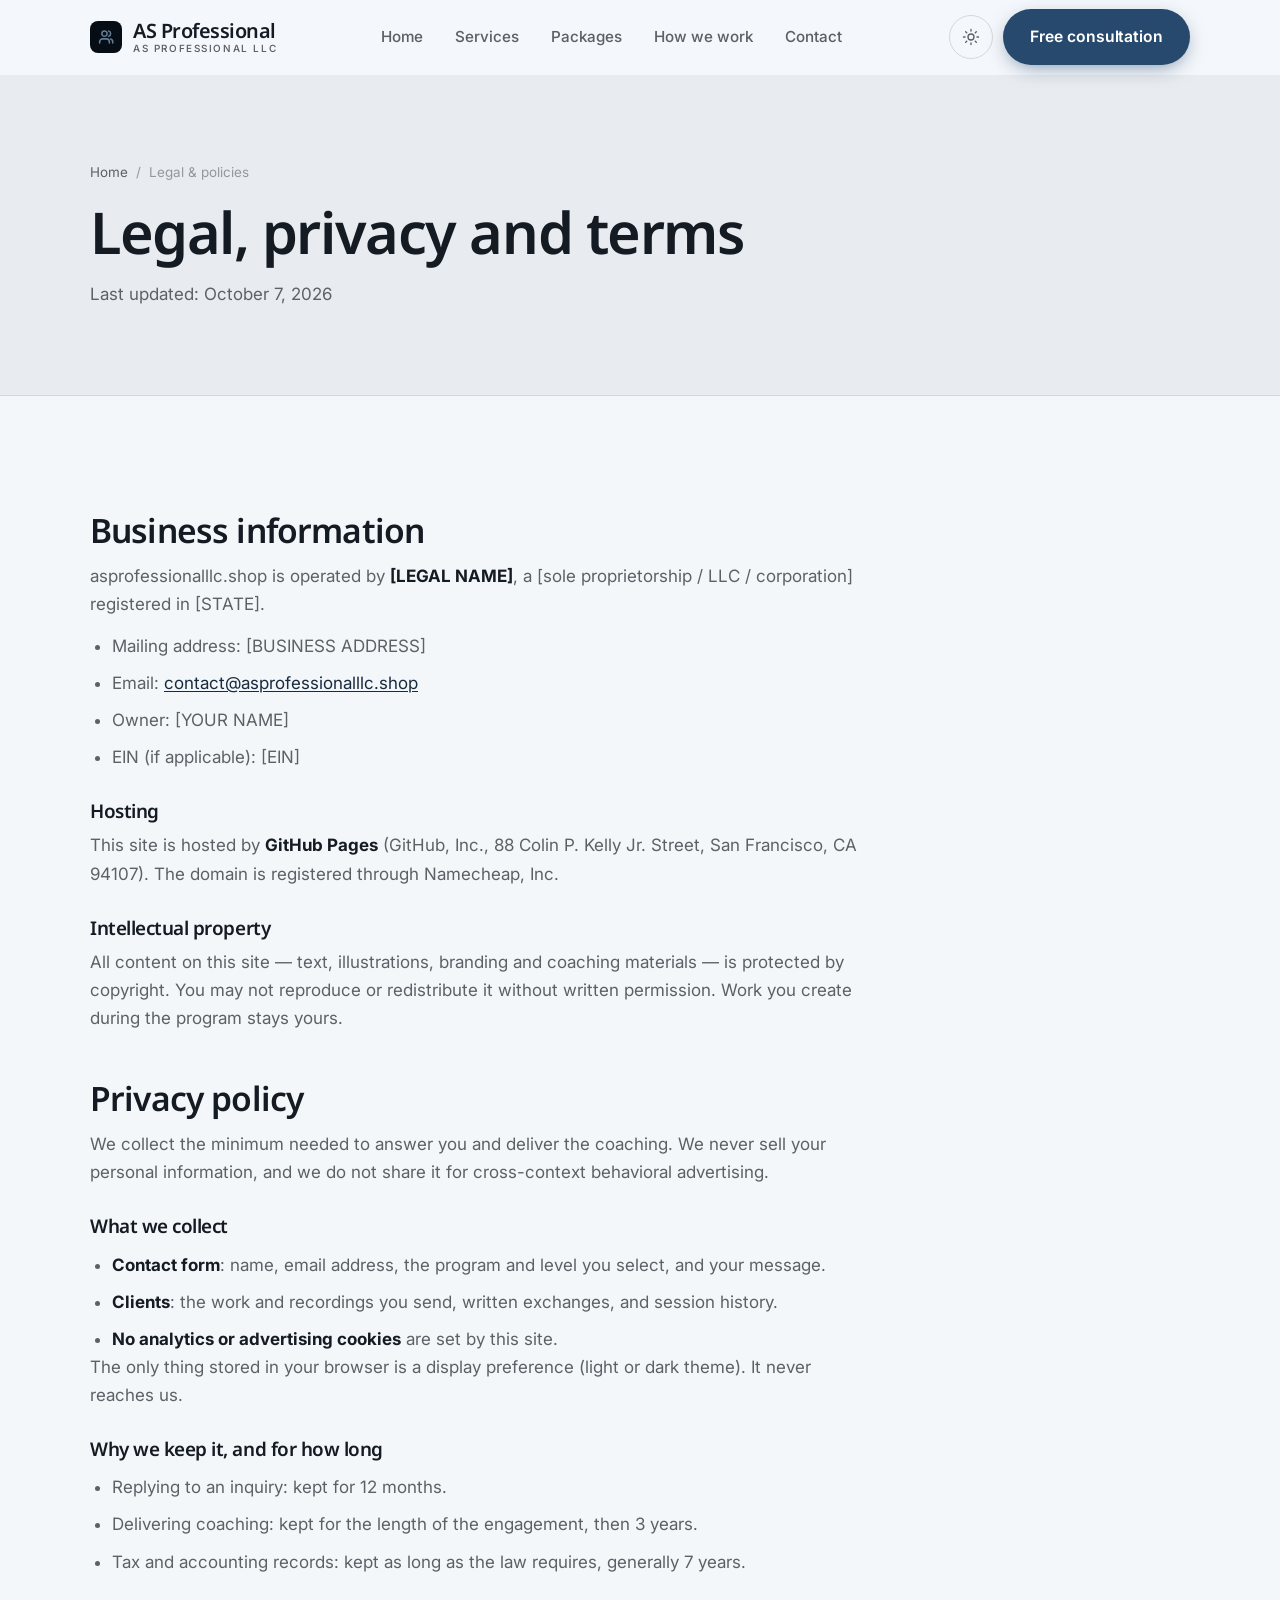
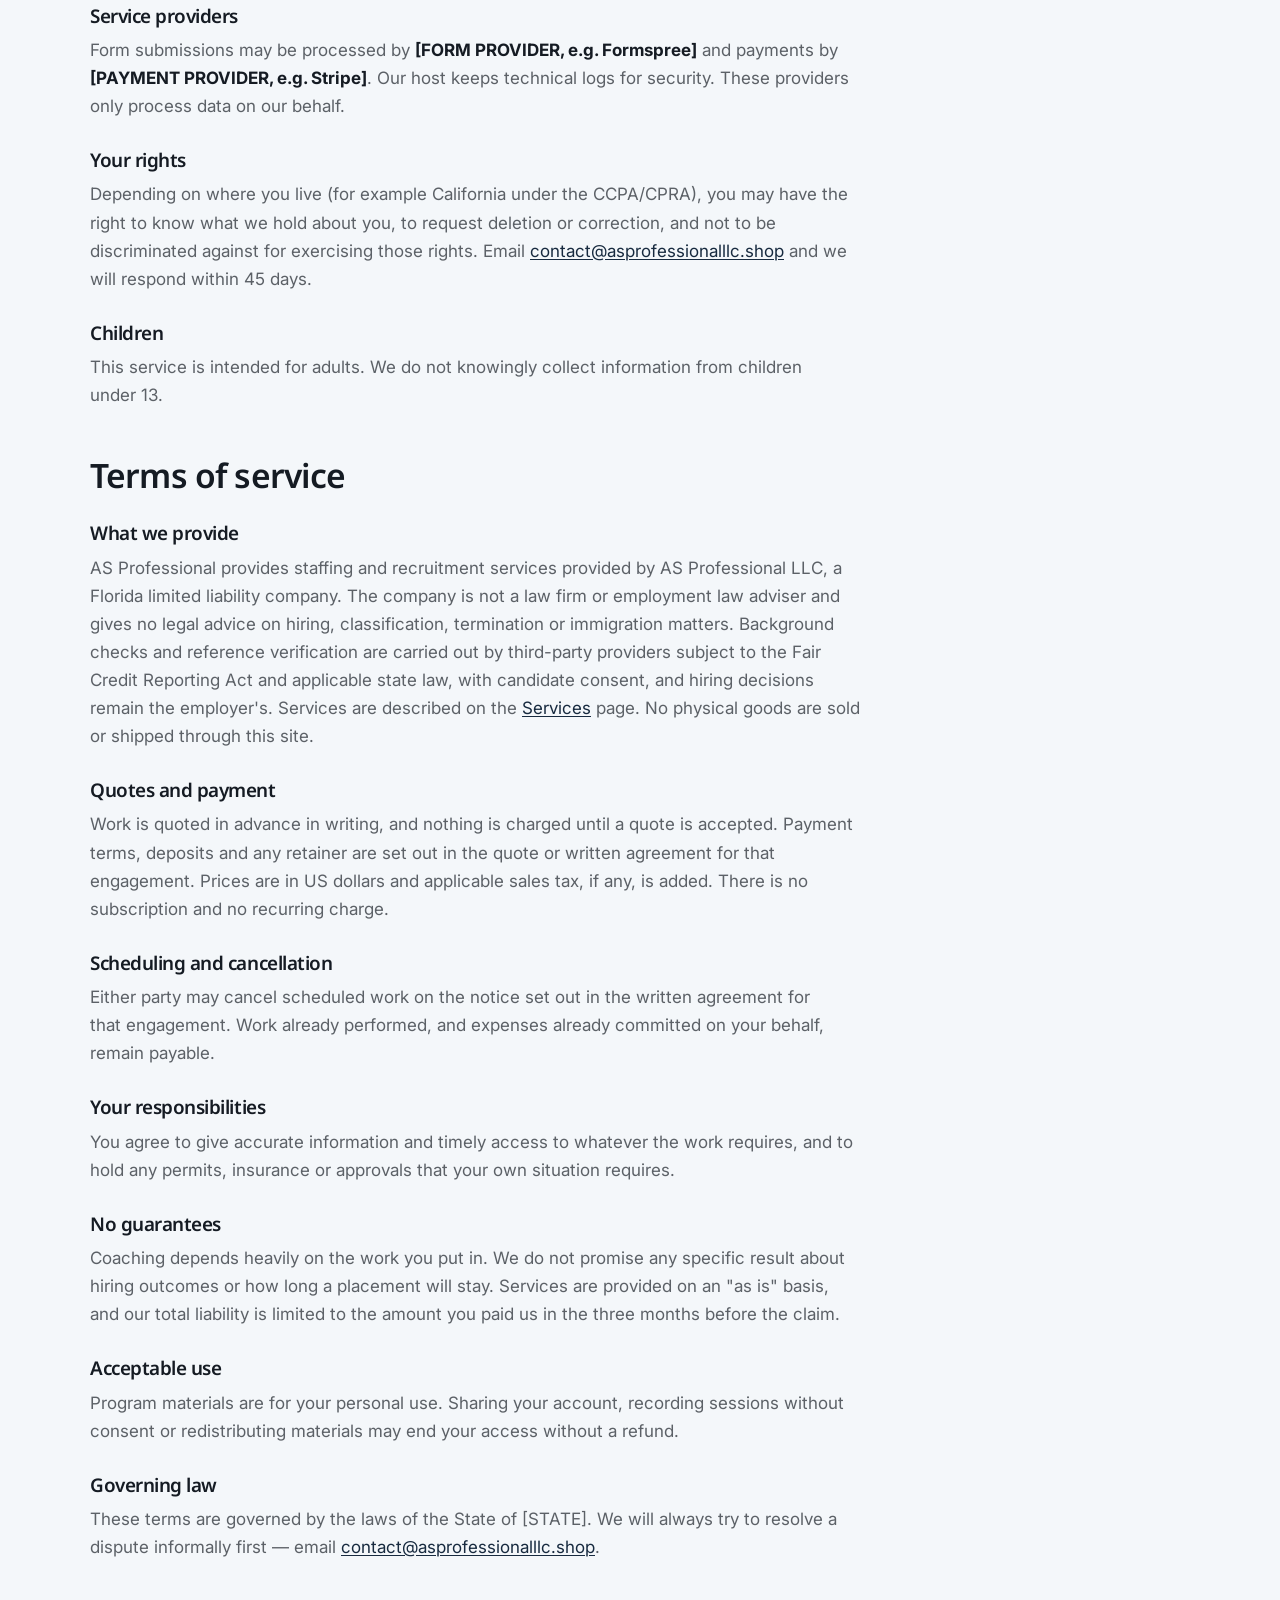
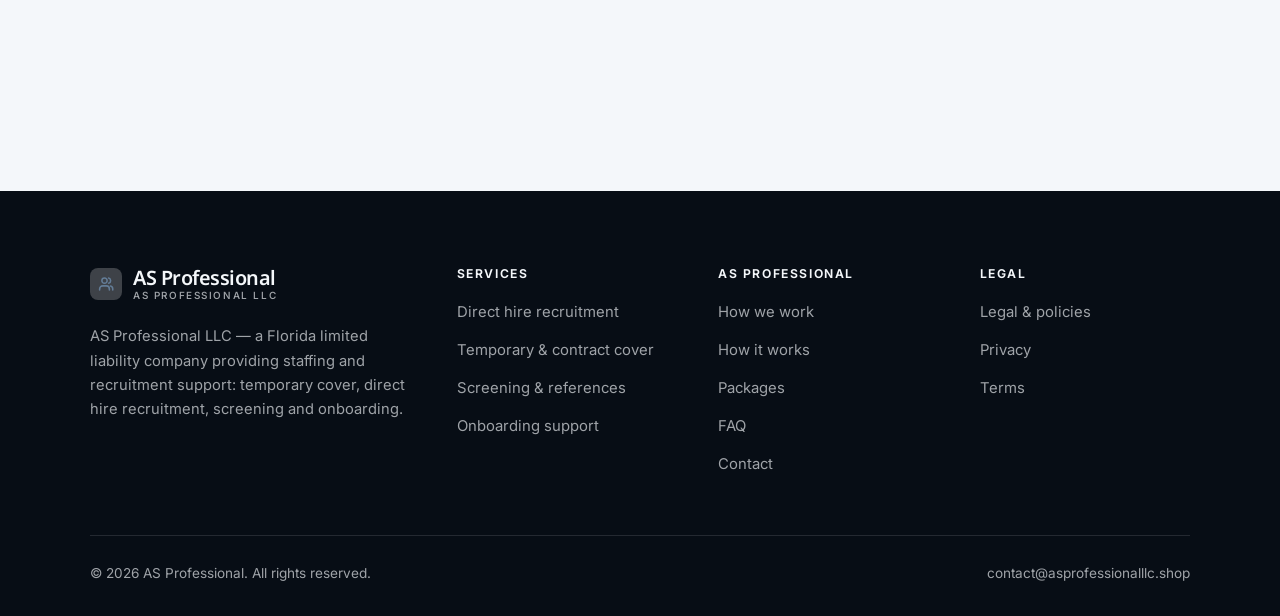
<file: legal.html>
<!DOCTYPE html>
<html lang="en" class="no-js">
<head>
<meta charset="utf-8">
<meta name="viewport" content="width=device-width, initial-scale=1">
<title>Legal, privacy and terms — AS Professional</title>
<meta name="description" content="Business information, privacy policy and terms of service for AS Professional.">
<meta name="robots" content="noindex">

<meta property="og:type" content="website">
<meta property="og:url" content="https://asprofessionalllc.shop/legal.html">
<meta property="og:site_name" content="AS Professional">
<meta property="og:locale" content="en_US">
<meta property="og:title" content="Legal, privacy and terms — AS Professional">
<meta property="og:description" content="Business information, privacy policy and terms of service for AS Professional.">
<meta name="theme-color" content="#070d15">

<link rel="icon" href="assets/img/favicon.svg" type="image/svg+xml">
<link rel="preconnect" href="https://fonts.googleapis.com">
<link rel="preconnect" href="https://fonts.gstatic.com" crossorigin>
<link rel="stylesheet" href="https://fonts.googleapis.com/css2?family=Noto+Sans:wght@400..700&family=Inter:wght@400..700&display=swap">
<link rel="stylesheet" href="assets/css/style.css">

<!-- Thème appliqué avant le premier rendu (évite le flash) -->
<script>
document.documentElement.classList.remove('no-js');
(function(){try{var t=localStorage.getItem('site-theme');if(t){document.documentElement.setAttribute('data-theme',t);}}catch(e){}})();
</script>
</head>

<body>
<a class="skip-link" href="#main">Skip to main content</a>

<header class="site-header">
  <nav class="wrap nav" aria-label="Main navigation">
    <a class="brand" href="index.html">
      <svg class="brand__mark" viewBox="0 0 64 64" aria-hidden="true">
        <rect class="bm-bg" width="64" height="64" rx="16"/>
        <g class="bm-ic" transform="translate(14 14) scale(1.5)" fill="none" stroke-width="2.1" stroke-linecap="round" stroke-linejoin="round"><path d="M16.5 20v-1.5a4 4 0 0 0-4-4h-5a4 4 0 0 0-4 4V20"/><circle cx="10" cy="7.5" r="3.5"/><path d="M21 20v-1.5a4 4 0 0 0-3-3.9M15.5 4.1a3.5 3.5 0 0 1 0 6.8"/></g>
      </svg>
      <span>AS Professional<span class="brand__sub">AS Professional LLC</span></span>
    </a>

    <ul class="nav__links" id="nav-links">
      <li><a href="index.html">Home</a></li>
      <li><a href="programs.html">Services</a></li>
      <li><a href="index.html#pricing">Packages</a></li>
      <li><a href="about.html">How we work</a></li>
      <li><a href="contact.html">Contact</a></li>
      <li><a class="btn btn--primary" href="contact.html">Free consultation</a></li>
    </ul>

    <div class="nav__cta">
      <button class="theme-toggle" type="button" aria-label="Switch to dark theme">
        <svg class="icon-sun" viewBox="0 0 24 24" fill="none" stroke="currentColor" stroke-width="1.8" stroke-linecap="round" aria-hidden="true"><circle cx="12" cy="12" r="4"/><path d="M12 2v2m0 16v2M2 12h2m16 0h2M4.9 4.9l1.4 1.4m11.4 11.4 1.4 1.4M19.1 4.9l-1.4 1.4M6.3 17.7l-1.4 1.4"/></svg>
        <svg class="icon-moon" viewBox="0 0 24 24" fill="none" stroke="currentColor" stroke-width="1.8" stroke-linecap="round" stroke-linejoin="round" aria-hidden="true"><path d="M21 12.8A9 9 0 1 1 11.2 3a7 7 0 0 0 9.8 9.8z"/></svg>
      </button>
      <a class="btn btn--primary" href="contact.html">Free consultation</a>
      <button class="nav__toggle" type="button" aria-expanded="false" aria-controls="nav-links" aria-label="Open menu">
        <svg class="icon-open" viewBox="0 0 24 24" fill="none" stroke="currentColor" stroke-width="2" stroke-linecap="round" aria-hidden="true"><path d="M3 6h18M3 12h18M3 18h18"/></svg>
        <svg class="icon-close" viewBox="0 0 24 24" fill="none" stroke="currentColor" stroke-width="2" stroke-linecap="round" aria-hidden="true"><path d="M6 6l12 12M18 6L6 18"/></svg>
      </button>
    </div>
  </nav>
</header>

<main id="main">

<section class="page-head">
  <div class="wrap">
    <nav class="breadcrumb" aria-label="Breadcrumb">
      <a href="index.html">Home</a><span>/</span><span aria-current="page">Legal &amp; policies</span>
    </nav>
    <h1>Legal, privacy and terms</h1>
    <p>Last updated: <time datetime="2026-10-07">October 7, 2026</time></p>
  </div>
</section>

<section class="section wrap">
  <div class="prose">

    <!--
      TO DO: this is a skeleton, not legal advice. Replace every [BRACKET] with
      your real details before selling, and have a lawyer review it if you can.
      Consumer protection rules differ by state.
    -->

    <h2 id="business">Business information</h2>
    <p>
      asprofessionalllc.shop is operated by <strong>[LEGAL NAME]</strong>, a [sole proprietorship / LLC / corporation]
      registered in [STATE].
    </p>
    <ul>
      <li>Mailing address: [BUSINESS ADDRESS]</li>
      <li>Email: <a href="mailto:contact@asprofessionalllc.shop">contact@asprofessionalllc.shop</a></li>
      <li>Owner: [YOUR NAME]</li>
      <li>EIN (if applicable): [EIN]</li>
    </ul>

    <h3>Hosting</h3>
    <p>
      This site is hosted by <strong>GitHub Pages</strong> (GitHub, Inc., 88 Colin P. Kelly Jr. Street,
      San Francisco, CA 94107). The domain is registered through Namecheap, Inc.
    </p>

    <h3>Intellectual property</h3>
    <p>
      All content on this site — text, illustrations, branding and coaching materials — is protected by
      copyright. You may not reproduce or redistribute it without written permission. Work you create during
      the program stays yours.
    </p>

    <h2 id="privacy">Privacy policy</h2>
    <p>
      We collect the minimum needed to answer you and deliver the coaching. We never sell your personal
      information, and we do not share it for cross-context behavioral advertising.
    </p>
    <h3>What we collect</h3>
    <ul>
      <li><strong>Contact form</strong>: name, email address, the program and level you select, and your message.</li>
      <li><strong>Clients</strong>: the work and recordings you send, written exchanges, and session history.</li>
      <li><strong>No analytics or advertising cookies</strong> are set by this site.</li>
    </ul>
    <p>
      The only thing stored in your browser is a display preference (light or dark theme). It never reaches us.
    </p>
    <h3>Why we keep it, and for how long</h3>
    <ul>
      <li>Replying to an inquiry: kept for 12 months.</li>
      <li>Delivering coaching: kept for the length of the engagement, then 3 years.</li>
      <li>Tax and accounting records: kept as long as the law requires, generally 7 years.</li>
    </ul>
    <h3>Service providers</h3>
    <p>
      Form submissions may be processed by <strong>[FORM PROVIDER, e.g. Formspree]</strong> and payments by
      <strong>[PAYMENT PROVIDER, e.g. Stripe]</strong>. Our host keeps technical logs for security. These
      providers only process data on our behalf.
    </p>
    <h3>Your rights</h3>
    <p>
      Depending on where you live (for example California under the CCPA/CPRA), you may have the right to
      know what we hold about you, to request deletion or correction, and not to be discriminated against for
      exercising those rights. Email <a href="mailto:contact@asprofessionalllc.shop">contact@asprofessionalllc.shop</a> and we will respond within 45 days.
    </p>
    <h3>Children</h3>
    <p>
      This service is intended for adults. We do not knowingly collect information from children under 13.
    </p>

    <h2 id="terms">Terms of service</h2>
    <h3>What we provide</h3>
    <p>
      AS Professional provides staffing and recruitment services provided by AS Professional LLC, a Florida limited liability company. The company is not a law firm or employment law adviser and gives no legal advice on hiring, classification, termination or immigration matters. Background checks and reference verification are carried out by third-party providers subject to the Fair Credit Reporting Act and applicable state law, with candidate consent, and hiring decisions remain the employer's. Services are described on the
      <a href="programs.html">Services</a> page. No physical goods are sold or shipped through this site.
    </p>
    <h3>Quotes and payment</h3>
    <p>
      Work is quoted in advance in writing, and nothing is charged until a quote is accepted. Payment terms,
      deposits and any retainer are set out in the quote or written agreement for that engagement. Prices are in
      US dollars and applicable sales tax, if any, is added. There is no subscription and no recurring charge.
    </p>
    <h3>Scheduling and cancellation</h3>
    <p>
      Either party may cancel scheduled work on the notice set out in the written agreement for that engagement.
      Work already performed, and expenses already committed on your behalf, remain payable.
    </p>
    <h3>Your responsibilities</h3>
    <p>
      You agree to give accurate information and timely access to whatever the work requires, and to hold any
      permits, insurance or approvals that your own situation requires.
    </p>

    <h3>No guarantees</h3>
    <p>
      Coaching depends heavily on the work you put in. We do not promise any specific result
      about hiring outcomes or how long a placement will stay. Services are provided on an "as is" basis, and our total
      liability is limited to the amount you paid us in the three months before the claim.
    </p>
    <h3>Acceptable use</h3>
    <p>
      Program materials are for your personal use. Sharing your account, recording sessions without consent
      or redistributing materials may end your access without a refund.
    </p>
    <h3>Governing law</h3>
    <p>
      These terms are governed by the laws of the State of [STATE]. We will always try to resolve a dispute
      informally first — email <a href="mailto:contact@asprofessionalllc.shop">contact@asprofessionalllc.shop</a>.
    </p>

  </div>
</section>

</main>

<footer class="site-footer">
  <div class="wrap">
    <div class="footer__grid">
      <div class="footer__brand">
        <a class="brand" href="index.html">
          <svg class="brand__mark" viewBox="0 0 64 64" aria-hidden="true">
        <rect class="bm-bg" width="64" height="64" rx="16"/>
        <g class="bm-ic" transform="translate(14 14) scale(1.5)" fill="none" stroke-width="2.1" stroke-linecap="round" stroke-linejoin="round"><path d="M16.5 20v-1.5a4 4 0 0 0-4-4h-5a4 4 0 0 0-4 4V20"/><circle cx="10" cy="7.5" r="3.5"/><path d="M21 20v-1.5a4 4 0 0 0-3-3.9M15.5 4.1a3.5 3.5 0 0 1 0 6.8"/></g>
      </svg>
          <span>AS Professional<span class="brand__sub">AS Professional LLC</span></span>
        </a>
        <p>AS Professional LLC — a Florida limited liability company providing staffing and recruitment support: temporary cover, direct hire recruitment, screening and onboarding.</p>
      </div>

      <div class="footer__col">
        <h4>Services</h4>
        <ul>
          <li><a href="programs.html#directhire">Direct hire recruitment</a></li>
          <li><a href="programs.html#temporary">Temporary &amp; contract cover</a></li>
          <li><a href="programs.html#screening">Screening &amp; references</a></li>
          <li><a href="programs.html#onboarding">Onboarding support</a></li>
        </ul>
      </div>

      <div class="footer__col">
        <h4>AS Professional</h4>
        <ul>
          <li><a href="about.html">How we work</a></li>
          <li><a href="index.html#how-it-works">How it works</a></li>
          <li><a href="index.html#pricing">Packages</a></li>
          <li><a href="index.html#faq">FAQ</a></li>
          <li><a href="contact.html">Contact</a></li>
        </ul>
      </div>

      <div class="footer__col">
        <h4>Legal</h4>
        <ul>
          <li><a href="legal.html">Legal &amp; policies</a></li>
          <li><a href="legal.html#privacy">Privacy</a></li>
          <li><a href="legal.html#terms">Terms</a></li>
        </ul>
      </div>
    </div>

    <div class="footer__bottom">
      <p>© <span data-year>2026</span> AS Professional. All rights reserved.</p>
      <p><a href="mailto:contact@asprofessionalllc.shop">contact@asprofessionalllc.shop</a></p>
    </div>
  </div>
</footer>

<script src="assets/js/main.js" defer></script>
</body>
</html>
</file>
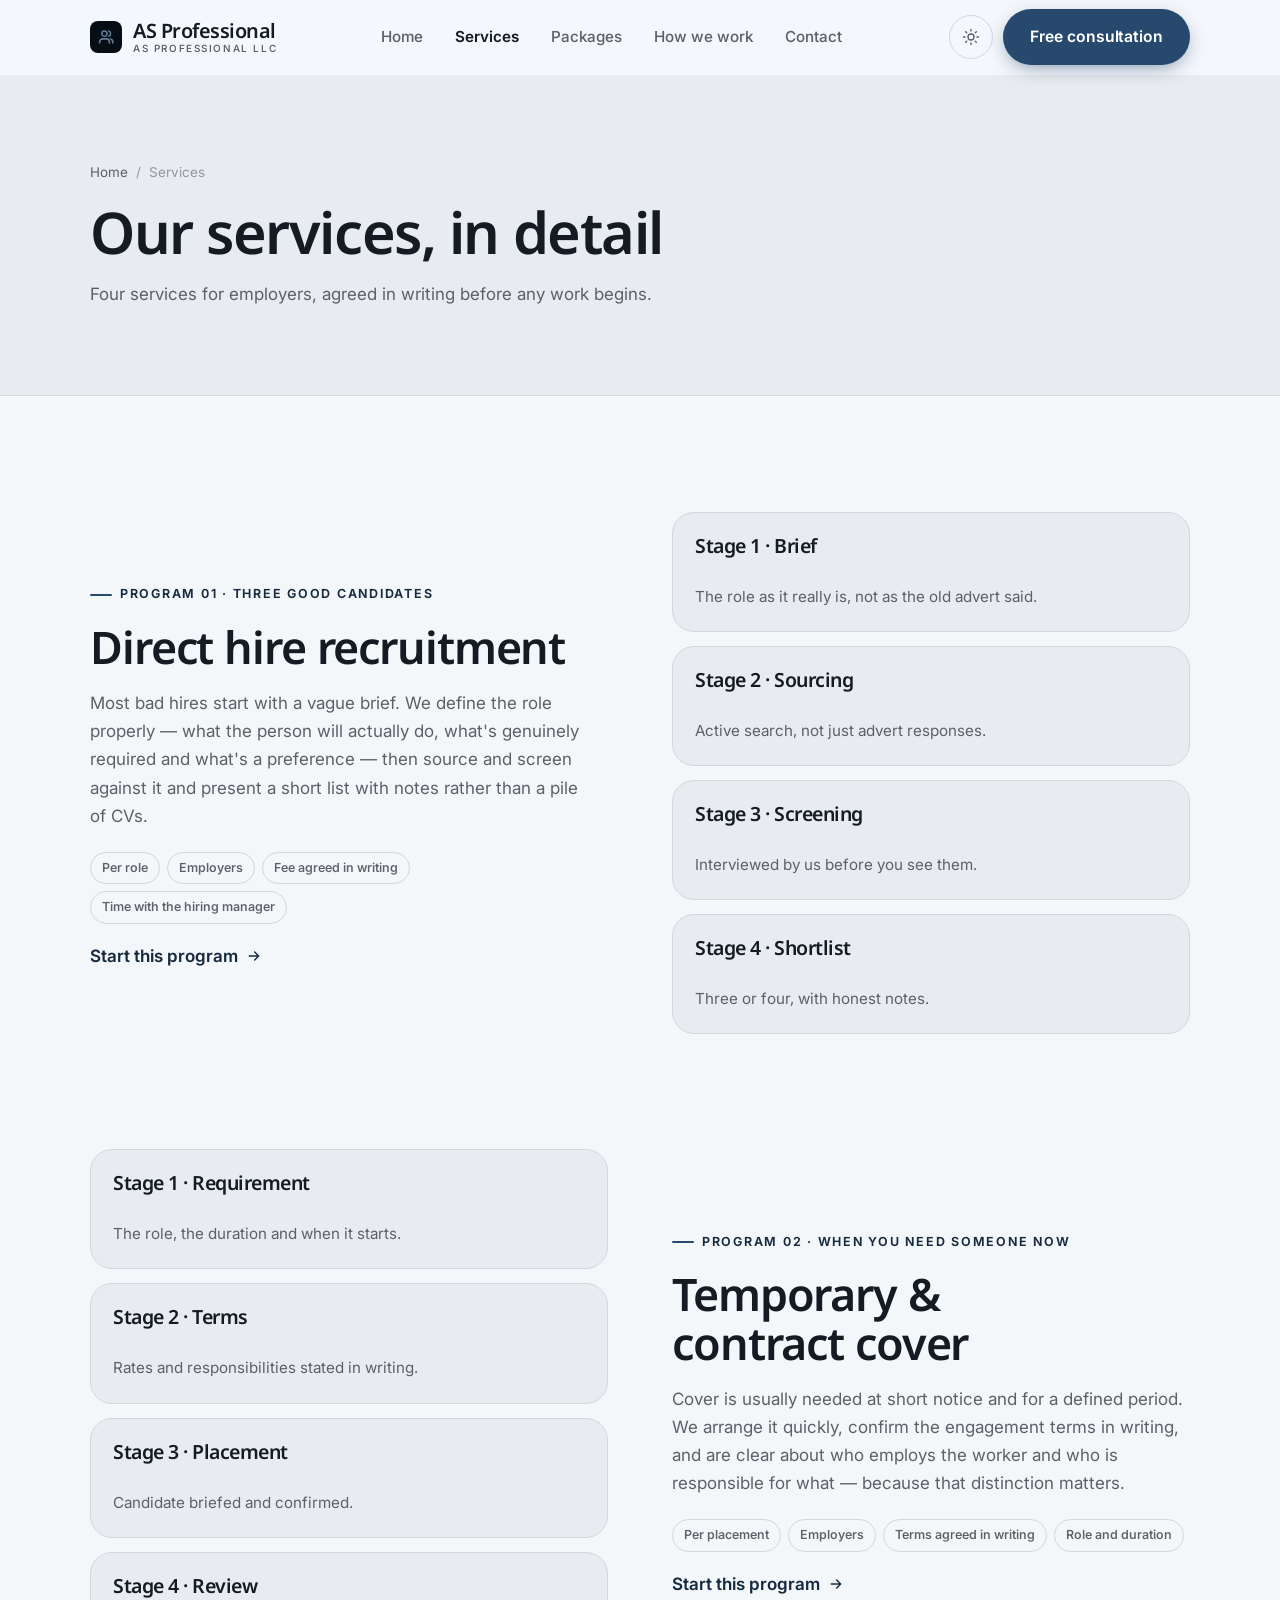
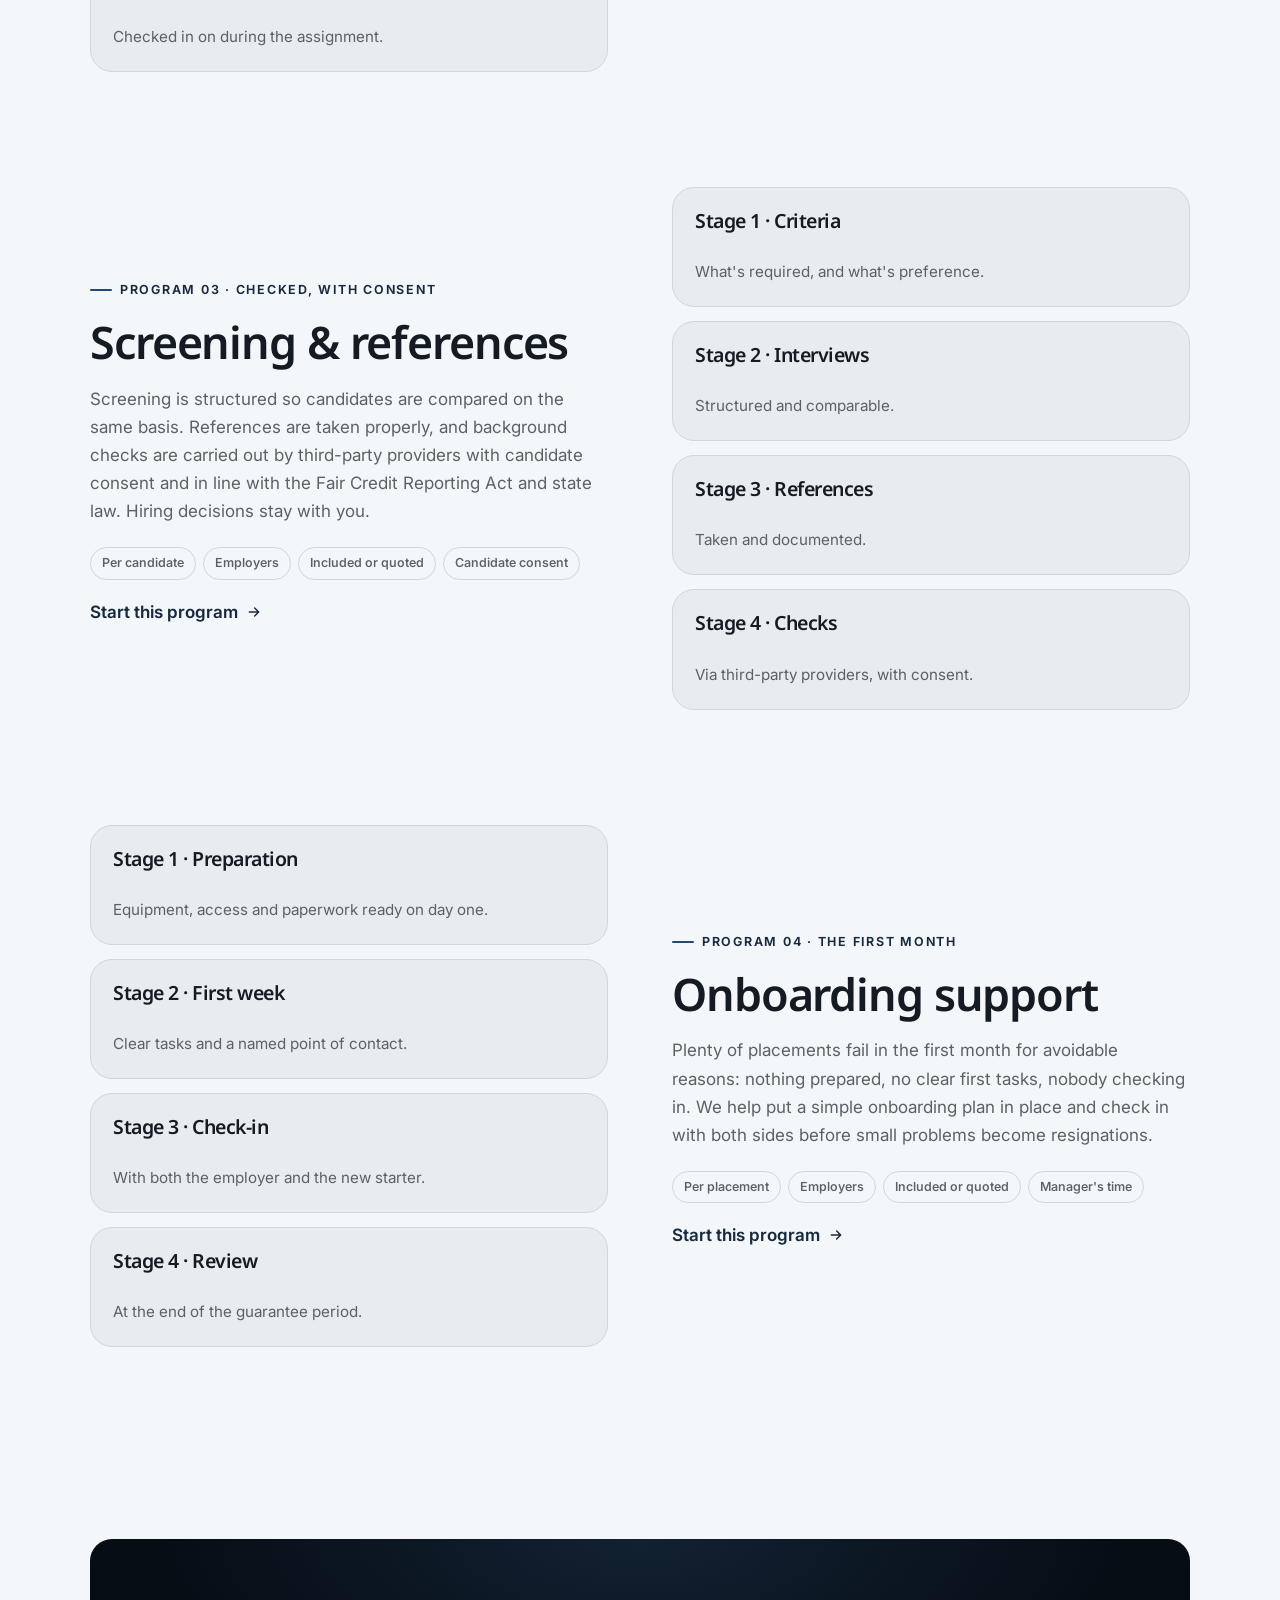
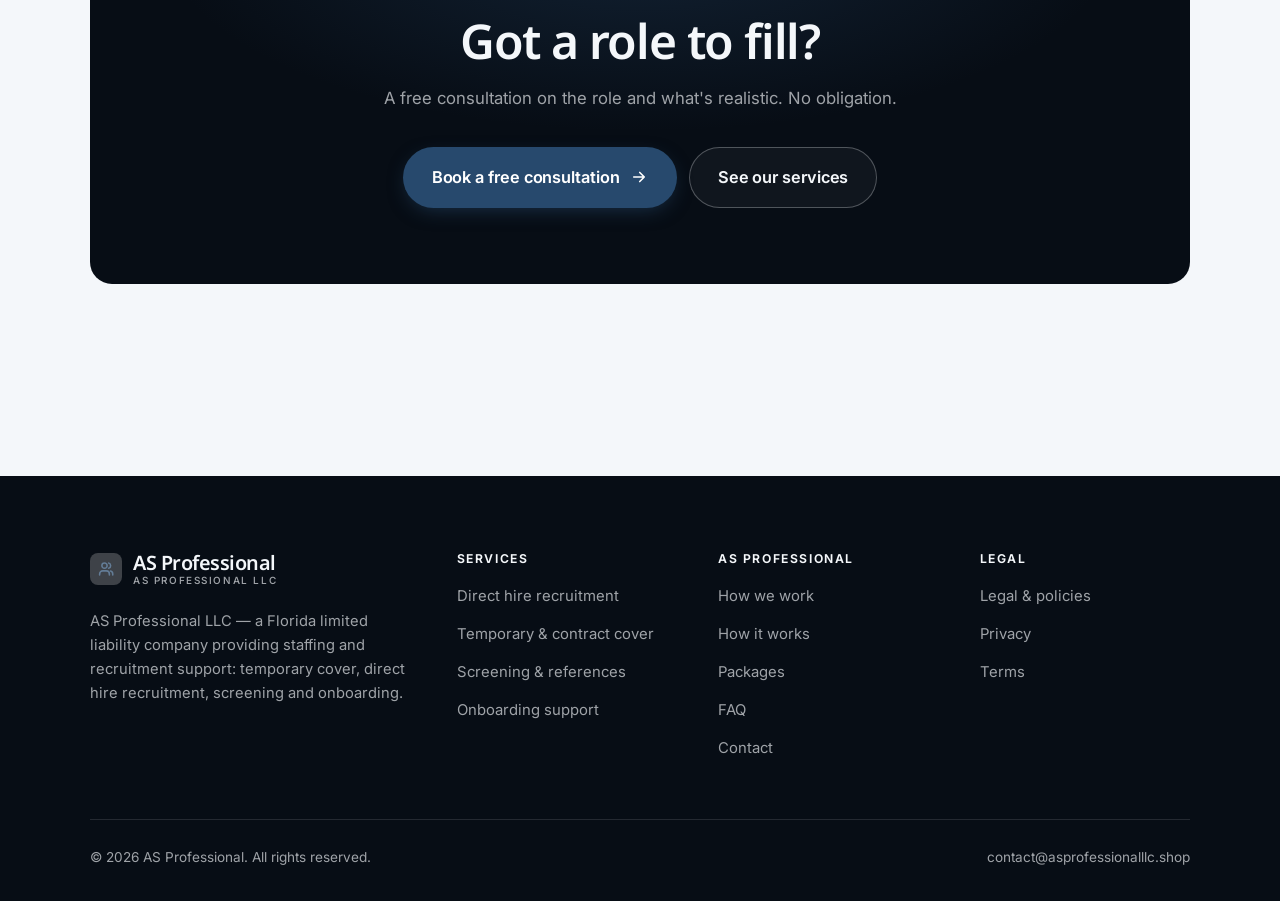
<file: programs.html>
<!DOCTYPE html>
<html lang="en" class="no-js">
<head>
<meta charset="utf-8">
<meta name="viewport" content="width=device-width, initial-scale=1">
<title>Services — AS Professional</title>
<meta name="description" content="Services of AS Professional LLC: direct hire recruitment, temporary and contract cover, screening and references, onboarding support.">
<link rel="canonical" href="https://asprofessionalllc.shop/programs.html">

<meta property="og:type" content="website">
<meta property="og:url" content="https://asprofessionalllc.shop/programs.html">
<meta property="og:site_name" content="AS Professional">
<meta property="og:locale" content="en_US">
<meta property="og:title" content="Services — AS Professional">
<meta property="og:description" content="Services of AS Professional LLC: direct hire recruitment, temporary and contract cover, screening and references, onboarding support.">
<meta name="theme-color" content="#070d15">

<link rel="icon" href="assets/img/favicon.svg" type="image/svg+xml">
<link rel="preconnect" href="https://fonts.googleapis.com">
<link rel="preconnect" href="https://fonts.gstatic.com" crossorigin>
<link rel="stylesheet" href="https://fonts.googleapis.com/css2?family=Noto+Sans:wght@400..700&family=Inter:wght@400..700&display=swap">
<link rel="stylesheet" href="assets/css/style.css">

<!-- Thème appliqué avant le premier rendu (évite le flash) -->
<script>
document.documentElement.classList.remove('no-js');
(function(){try{var t=localStorage.getItem('site-theme');if(t){document.documentElement.setAttribute('data-theme',t);}}catch(e){}})();
</script>
</head>

<body>
<a class="skip-link" href="#main">Skip to main content</a>

<header class="site-header">
  <nav class="wrap nav" aria-label="Main navigation">
    <a class="brand" href="index.html">
      <svg class="brand__mark" viewBox="0 0 64 64" aria-hidden="true">
        <rect class="bm-bg" width="64" height="64" rx="16"/>
        <g class="bm-ic" transform="translate(14 14) scale(1.5)" fill="none" stroke-width="2.1" stroke-linecap="round" stroke-linejoin="round"><path d="M16.5 20v-1.5a4 4 0 0 0-4-4h-5a4 4 0 0 0-4 4V20"/><circle cx="10" cy="7.5" r="3.5"/><path d="M21 20v-1.5a4 4 0 0 0-3-3.9M15.5 4.1a3.5 3.5 0 0 1 0 6.8"/></g>
      </svg>
      <span>AS Professional<span class="brand__sub">AS Professional LLC</span></span>
    </a>

    <ul class="nav__links" id="nav-links">
      <li><a href="index.html">Home</a></li>
      <li><a href="programs.html" aria-current="page">Services</a></li>
      <li><a href="index.html#pricing">Packages</a></li>
      <li><a href="about.html">How we work</a></li>
      <li><a href="contact.html">Contact</a></li>
      <li><a class="btn btn--primary" href="contact.html">Free consultation</a></li>
    </ul>

    <div class="nav__cta">
      <button class="theme-toggle" type="button" aria-label="Switch to dark theme">
        <svg class="icon-sun" viewBox="0 0 24 24" fill="none" stroke="currentColor" stroke-width="1.8" stroke-linecap="round" aria-hidden="true"><circle cx="12" cy="12" r="4"/><path d="M12 2v2m0 16v2M2 12h2m16 0h2M4.9 4.9l1.4 1.4m11.4 11.4 1.4 1.4M19.1 4.9l-1.4 1.4M6.3 17.7l-1.4 1.4"/></svg>
        <svg class="icon-moon" viewBox="0 0 24 24" fill="none" stroke="currentColor" stroke-width="1.8" stroke-linecap="round" stroke-linejoin="round" aria-hidden="true"><path d="M21 12.8A9 9 0 1 1 11.2 3a7 7 0 0 0 9.8 9.8z"/></svg>
      </button>
      <a class="btn btn--primary" href="contact.html">Free consultation</a>
      <button class="nav__toggle" type="button" aria-expanded="false" aria-controls="nav-links" aria-label="Open menu">
        <svg class="icon-open" viewBox="0 0 24 24" fill="none" stroke="currentColor" stroke-width="2" stroke-linecap="round" aria-hidden="true"><path d="M3 6h18M3 12h18M3 18h18"/></svg>
        <svg class="icon-close" viewBox="0 0 24 24" fill="none" stroke="currentColor" stroke-width="2" stroke-linecap="round" aria-hidden="true"><path d="M6 6l12 12M18 6L6 18"/></svg>
      </button>
    </div>
  </nav>
</header>

<main id="main">

<section class="page-head">
  <div class="wrap">
    <nav class="breadcrumb" aria-label="Breadcrumb">
      <a href="index.html">Home</a><span>/</span><span aria-current="page">Services</span>
    </nav>
    <h1>Our services, in detail</h1>
    <p>Four services for employers, agreed in writing before any work begins.</p>
  </div>
</section>

<section class="section wrap" id="directhire">
  <div class="split reveal">
    <div>
      <span class="eyebrow">Program 01 · Three good candidates</span>
      <h2>Direct hire recruitment</h2>
      <p>Most bad hires start with a vague brief. We define the role properly — what the person will actually do, what's genuinely required and what's a preference — then source and screen against it and present a short list with notes rather than a pile of CVs.</p>
      <ul class="tags"><li>Per role</li><li>Employers</li><li>Fee agreed in writing</li><li>Time with the hiring manager</li></ul>
      <p><a class="arrow-link" href="contact.html">Start this program <svg viewBox="0 0 24 24" fill="none" stroke="currentColor" stroke-width="2.2" stroke-linecap="round" stroke-linejoin="round" aria-hidden="true"><path d="M5 12h14M13 6l6 6-6 6"/></svg></a></p>
    </div>
    <div class="grid grid--2 grid--tight">
      <article class="card card--sm">
        <h3>Stage 1 · Brief</h3>
        <p>The role as it really is, not as the old advert said.</p>
      </article>
      <article class="card card--sm">
        <h3>Stage 2 · Sourcing</h3>
        <p>Active search, not just advert responses.</p>
      </article>
      <article class="card card--sm">
        <h3>Stage 3 · Screening</h3>
        <p>Interviewed by us before you see them.</p>
      </article>
      <article class="card card--sm">
        <h3>Stage 4 · Shortlist</h3>
        <p>Three or four, with honest notes.</p>
      </article>
    </div>
  </div>
</section>

<section class="section section--flush wrap" id="temporary">
  <div class="split reveal">
    <div class="grid grid--2 grid--tight">
      <article class="card card--sm">
        <h3>Stage 1 · Requirement</h3>
        <p>The role, the duration and when it starts.</p>
      </article>
      <article class="card card--sm">
        <h3>Stage 2 · Terms</h3>
        <p>Rates and responsibilities stated in writing.</p>
      </article>
      <article class="card card--sm">
        <h3>Stage 3 · Placement</h3>
        <p>Candidate briefed and confirmed.</p>
      </article>
      <article class="card card--sm">
        <h3>Stage 4 · Review</h3>
        <p>Checked in on during the assignment.</p>
      </article>
    </div>
    <div>
      <span class="eyebrow">Program 02 · When you need someone now</span>
      <h2>Temporary &amp; contract cover</h2>
      <p>Cover is usually needed at short notice and for a defined period. We arrange it quickly, confirm the engagement terms in writing, and are clear about who employs the worker and who is responsible for what — because that distinction matters.</p>
      <ul class="tags"><li>Per placement</li><li>Employers</li><li>Terms agreed in writing</li><li>Role and duration</li></ul>
      <p><a class="arrow-link" href="contact.html">Start this program <svg viewBox="0 0 24 24" fill="none" stroke="currentColor" stroke-width="2.2" stroke-linecap="round" stroke-linejoin="round" aria-hidden="true"><path d="M5 12h14M13 6l6 6-6 6"/></svg></a></p>
    </div>
  </div>
</section>

<section class="section section--flush wrap" id="screening">
  <div class="split reveal">
    <div>
      <span class="eyebrow">Program 03 · Checked, with consent</span>
      <h2>Screening &amp; references</h2>
      <p>Screening is structured so candidates are compared on the same basis. References are taken properly, and background checks are carried out by third-party providers with candidate consent and in line with the Fair Credit Reporting Act and state law. Hiring decisions stay with you.</p>
      <ul class="tags"><li>Per candidate</li><li>Employers</li><li>Included or quoted</li><li>Candidate consent</li></ul>
      <p><a class="arrow-link" href="contact.html">Start this program <svg viewBox="0 0 24 24" fill="none" stroke="currentColor" stroke-width="2.2" stroke-linecap="round" stroke-linejoin="round" aria-hidden="true"><path d="M5 12h14M13 6l6 6-6 6"/></svg></a></p>
    </div>
    <div class="grid grid--2 grid--tight">
      <article class="card card--sm">
        <h3>Stage 1 · Criteria</h3>
        <p>What's required, and what's preference.</p>
      </article>
      <article class="card card--sm">
        <h3>Stage 2 · Interviews</h3>
        <p>Structured and comparable.</p>
      </article>
      <article class="card card--sm">
        <h3>Stage 3 · References</h3>
        <p>Taken and documented.</p>
      </article>
      <article class="card card--sm">
        <h3>Stage 4 · Checks</h3>
        <p>Via third-party providers, with consent.</p>
      </article>
    </div>
  </div>
</section>

<section class="section section--flush wrap" id="onboarding">
  <div class="split reveal">
    <div class="grid grid--2 grid--tight">
      <article class="card card--sm">
        <h3>Stage 1 · Preparation</h3>
        <p>Equipment, access and paperwork ready on day one.</p>
      </article>
      <article class="card card--sm">
        <h3>Stage 2 · First week</h3>
        <p>Clear tasks and a named point of contact.</p>
      </article>
      <article class="card card--sm">
        <h3>Stage 3 · Check-in</h3>
        <p>With both the employer and the new starter.</p>
      </article>
      <article class="card card--sm">
        <h3>Stage 4 · Review</h3>
        <p>At the end of the guarantee period.</p>
      </article>
    </div>
    <div>
      <span class="eyebrow">Program 04 · The first month</span>
      <h2>Onboarding support</h2>
      <p>Plenty of placements fail in the first month for avoidable reasons: nothing prepared, no clear first tasks, nobody checking in. We help put a simple onboarding plan in place and check in with both sides before small problems become resignations.</p>
      <ul class="tags"><li>Per placement</li><li>Employers</li><li>Included or quoted</li><li>Manager's time</li></ul>
      <p><a class="arrow-link" href="contact.html">Start this program <svg viewBox="0 0 24 24" fill="none" stroke="currentColor" stroke-width="2.2" stroke-linecap="round" stroke-linejoin="round" aria-hidden="true"><path d="M5 12h14M13 6l6 6-6 6"/></svg></a></p>
    </div>
  </div>
</section>

<section class="wrap section--tight">
  <div class="cta-band reveal">
    <h2>Got a role to fill?</h2>
    <p>A free consultation on the role and what's realistic. No obligation.</p>
    <div class="hero__actions">
      <a class="btn btn--primary btn--lg" href="contact.html">Book a free consultation <svg viewBox="0 0 24 24" fill="none" stroke="currentColor" stroke-width="2.2" stroke-linecap="round" stroke-linejoin="round" aria-hidden="true"><path d="M5 12h14M13 6l6 6-6 6"/></svg></a>
      <a class="btn btn--on-dark btn--lg" href="programs.html">See our services</a>
    </div>
  </div>
</section>

</main>

<footer class="site-footer">
  <div class="wrap">
    <div class="footer__grid">
      <div class="footer__brand">
        <a class="brand" href="index.html">
          <svg class="brand__mark" viewBox="0 0 64 64" aria-hidden="true">
        <rect class="bm-bg" width="64" height="64" rx="16"/>
        <g class="bm-ic" transform="translate(14 14) scale(1.5)" fill="none" stroke-width="2.1" stroke-linecap="round" stroke-linejoin="round"><path d="M16.5 20v-1.5a4 4 0 0 0-4-4h-5a4 4 0 0 0-4 4V20"/><circle cx="10" cy="7.5" r="3.5"/><path d="M21 20v-1.5a4 4 0 0 0-3-3.9M15.5 4.1a3.5 3.5 0 0 1 0 6.8"/></g>
      </svg>
          <span>AS Professional<span class="brand__sub">AS Professional LLC</span></span>
        </a>
        <p>AS Professional LLC — a Florida limited liability company providing staffing and recruitment support: temporary cover, direct hire recruitment, screening and onboarding.</p>
      </div>

      <div class="footer__col">
        <h4>Services</h4>
        <ul>
          <li><a href="programs.html#directhire">Direct hire recruitment</a></li>
          <li><a href="programs.html#temporary">Temporary &amp; contract cover</a></li>
          <li><a href="programs.html#screening">Screening &amp; references</a></li>
          <li><a href="programs.html#onboarding">Onboarding support</a></li>
        </ul>
      </div>

      <div class="footer__col">
        <h4>AS Professional</h4>
        <ul>
          <li><a href="about.html">How we work</a></li>
          <li><a href="index.html#how-it-works">How it works</a></li>
          <li><a href="index.html#pricing">Packages</a></li>
          <li><a href="index.html#faq">FAQ</a></li>
          <li><a href="contact.html">Contact</a></li>
        </ul>
      </div>

      <div class="footer__col">
        <h4>Legal</h4>
        <ul>
          <li><a href="legal.html">Legal &amp; policies</a></li>
          <li><a href="legal.html#privacy">Privacy</a></li>
          <li><a href="legal.html#terms">Terms</a></li>
        </ul>
      </div>
    </div>

    <div class="footer__bottom">
      <p>© <span data-year>2026</span> AS Professional. All rights reserved.</p>
      <p><a href="mailto:contact@asprofessionalllc.shop">contact@asprofessionalllc.shop</a></p>
    </div>
  </div>
</footer>

<script src="assets/js/main.js" defer></script>
</body>
</html>
</file>
<file: assets/css/style.css>
/* AS Professional — couleurs et polices de la marque.
   Modifier ces valeurs suffit à changer l'identité visuelle de tout le site. */
:root {
  --c-accent:    #27496d;
  --c-on-accent: #ffffff;
  --c-ink:       #070d15;
  --c-paper:     #f4f7fa;

  --accent-ink-light: color-mix(in srgb, var(--c-accent) 58%, black);
  --accent-on-dark:   color-mix(in srgb, var(--c-accent) 72%, white);

  --font-display: "Noto Sans", system-ui, -apple-system, "Segoe UI", sans-serif;
  --font-body: "Inter", system-ui, -apple-system, "Segoe UI", sans-serif;
  --display-weight: 600;
  --display-tracking: -.025em;
}

/* ==========================================================================
   Feuille de style commune aux sites de coaching
   Les couleurs de marque (--c-accent, --c-on-accent, --c-ink, --c-paper) et
   les polices sont définies juste au-dessus, par site. Tout le reste en dérive.
   ========================================================================== */

/* --------------------------------------------------------------------------
   1. Tokens dérivés
   -------------------------------------------------------------------------- */

:root {
  /* Thème clair */
  --paper:      var(--c-paper);
  --paper-2:    color-mix(in srgb, var(--c-paper) 95%, var(--c-ink));
  --paper-3:    color-mix(in srgb, var(--c-paper) 89%, var(--c-ink));
  --line:       color-mix(in srgb, var(--c-paper) 86%, var(--c-ink));
  --text:       color-mix(in srgb, var(--c-ink) 94%, var(--c-paper));
  --muted:      color-mix(in srgb, var(--c-ink) 64%, var(--c-paper));
  --accent:     var(--c-accent);
  --accent-600: color-mix(in srgb, var(--c-accent) 86%, black);
  --accent-ink: var(--accent-ink-light);
  --on-accent:  var(--c-on-accent);
  --ink:        var(--c-ink);
  --ink-soft:   color-mix(in srgb, var(--c-ink) 90%, white);
  --on-ink:     var(--c-paper);
  --on-ink-mut: color-mix(in srgb, var(--c-paper) 64%, var(--c-ink));
  --brand-bg:   var(--c-ink);

  /* Rayons */
  --r-sm: 8px;
  --r-md: 14px;
  --r-lg: 22px;
  --r-full: 999px;

  /* Ombres */
  --sh-1: 0 1px 2px rgba(0, 0, 0, .05), 0 2px 8px rgba(0, 0, 0, .04);
  --sh-2: 0 2px 4px rgba(0, 0, 0, .05), 0 12px 32px rgba(0, 0, 0, .09);
  --sh-3: 0 4px 8px rgba(0, 0, 0, .06), 0 24px 56px rgba(0, 0, 0, .14);

  /* Rythme */
  --gutter: clamp(16px, 4vw, 40px);
  --maxw: 1180px;
  --section-y: clamp(64px, 9vw, 124px);

  --ease: cubic-bezier(.22, .61, .36, 1);
}

/* Thème sombre — suit le système, sauf si l'utilisateur a choisi « clair » */
@media (prefers-color-scheme: dark) {
  :root:not([data-theme="light"]) {
    --paper:      var(--c-ink);
    --paper-2:    color-mix(in srgb, var(--c-ink) 92%, white);
    --paper-3:    color-mix(in srgb, var(--c-ink) 86%, white);
    --line:       color-mix(in srgb, var(--c-ink) 80%, white);
    --text:       color-mix(in srgb, var(--c-paper) 94%, var(--c-ink));
    --muted:      color-mix(in srgb, var(--c-paper) 66%, var(--c-ink));
    --accent-ink: var(--accent-on-dark);
    --ink:        color-mix(in srgb, var(--c-ink) 72%, black);
    --brand-bg:   color-mix(in srgb, var(--c-ink) 80%, white);
    --sh-1: 0 1px 2px rgba(0, 0, 0, .4), 0 2px 8px rgba(0, 0, 0, .3);
    --sh-2: 0 2px 4px rgba(0, 0, 0, .4), 0 12px 32px rgba(0, 0, 0, .45);
    --sh-3: 0 4px 8px rgba(0, 0, 0, .45), 0 24px 56px rgba(0, 0, 0, .55);
  }
}

/* Thème sombre — choix explicite */
:root[data-theme="dark"] {
  --paper:      var(--c-ink);
  --paper-2:    color-mix(in srgb, var(--c-ink) 92%, white);
  --paper-3:    color-mix(in srgb, var(--c-ink) 86%, white);
  --line:       color-mix(in srgb, var(--c-ink) 80%, white);
  --text:       color-mix(in srgb, var(--c-paper) 94%, var(--c-ink));
  --muted:      color-mix(in srgb, var(--c-paper) 66%, var(--c-ink));
  --accent-ink: var(--accent-on-dark);
  --ink:        color-mix(in srgb, var(--c-ink) 72%, black);
  --brand-bg:   color-mix(in srgb, var(--c-ink) 80%, white);
  --sh-1: 0 1px 2px rgba(0, 0, 0, .4), 0 2px 8px rgba(0, 0, 0, .3);
  --sh-2: 0 2px 4px rgba(0, 0, 0, .4), 0 12px 32px rgba(0, 0, 0, .45);
  --sh-3: 0 4px 8px rgba(0, 0, 0, .45), 0 24px 56px rgba(0, 0, 0, .55);
}

/* --------------------------------------------------------------------------
   2. Reset / base
   -------------------------------------------------------------------------- */

*, *::before, *::after { box-sizing: border-box; }

* { margin: 0; }

html {
  -webkit-text-size-adjust: 100%;
  scroll-behavior: smooth;
  scroll-padding-top: 88px;
}

body {
  background: var(--paper);
  color: var(--text);
  font-family: var(--font-body);
  font-size: 17px;
  line-height: 1.65;
  -webkit-font-smoothing: antialiased;
  text-rendering: optimizeLegibility;
  overflow-x: hidden;
}

img, svg, video { display: block; max-width: 100%; height: auto; }

a { color: inherit; text-decoration: none; }

button, input, textarea, select { font: inherit; color: inherit; }

h1, h2, h3, h4 {
  font-family: var(--font-display);
  font-weight: var(--display-weight);
  line-height: 1.08;
  letter-spacing: var(--display-tracking);
  text-wrap: balance;
}

p { text-wrap: pretty; }

:focus-visible {
  outline: 3px solid var(--accent);
  outline-offset: 3px;
  border-radius: 4px;
}

::selection { background: var(--accent); color: var(--on-accent); }

/* --------------------------------------------------------------------------
   3. Utilitaires de mise en page
   -------------------------------------------------------------------------- */

.wrap {
  width: 100%;
  max-width: var(--maxw);
  margin-inline: auto;
  padding-inline: var(--gutter);
}

.section { padding-block: var(--section-y); }
.section--flush { padding-top: 0; }
.section--tight { padding-block: clamp(48px, 6vw, 80px); }

.skip-link {
  position: absolute;
  left: 12px;
  top: -100px;
  z-index: 200;
  background: var(--accent);
  color: var(--on-accent);
  padding: 12px 20px;
  border-radius: var(--r-sm);
  font-weight: 600;
  transition: top .2s var(--ease);
}
.skip-link:focus { top: 12px; }

.eyebrow {
  display: inline-flex;
  align-items: center;
  gap: 8px;
  font-size: .78rem;
  font-weight: 650;
  letter-spacing: .14em;
  text-transform: uppercase;
  color: var(--accent-ink);
  margin-bottom: 18px;
}
.eyebrow::before {
  content: "";
  width: 22px;
  height: 2px;
  background: var(--accent);
  border-radius: 2px;
}

.section-head { max-width: 62ch; margin-bottom: clamp(36px, 5vw, 60px); }
.section-head h2 { font-size: clamp(2rem, 4.4vw, 3.1rem); }
.section-head p {
  margin-top: 18px;
  color: var(--muted);
  font-size: clamp(1rem, 1.6vw, 1.12rem);
  max-width: 58ch;
}

.section-head--center { margin-inline: auto; text-align: center; }
.section-head--center .eyebrow { justify-content: center; }
.section-head--center p { margin-inline: auto; }

/* --------------------------------------------------------------------------
   4. Boutons
   -------------------------------------------------------------------------- */

.btn {
  display: inline-flex;
  align-items: center;
  justify-content: center;
  gap: 10px;
  padding: 14px 26px;
  border: 1px solid transparent;
  border-radius: var(--r-full);
  font-weight: 620;
  font-size: .98rem;
  letter-spacing: -.005em;
  cursor: pointer;
  white-space: nowrap;
  transition: transform .18s var(--ease), background-color .18s var(--ease),
              border-color .18s var(--ease), box-shadow .18s var(--ease), color .18s var(--ease);
}
.btn:hover { transform: translateY(-2px); }
.btn:active { transform: translateY(0); }

.btn--primary {
  background: var(--accent);
  color: var(--on-accent);
  box-shadow: 0 6px 20px -6px color-mix(in srgb, var(--c-accent) 65%, transparent);
}
.btn--primary:hover {
  background: var(--accent-600);
  box-shadow: 0 12px 28px -8px color-mix(in srgb, var(--c-accent) 70%, transparent);
}

.btn--ghost {
  border-color: var(--line);
  background: transparent;
  color: var(--text);
}
.btn--ghost:hover { border-color: var(--accent); color: var(--accent-ink); }

.btn--on-dark {
  border-color: color-mix(in srgb, var(--c-paper) 28%, transparent);
  color: var(--on-ink);
  background: color-mix(in srgb, var(--c-paper) 4%, transparent);
}
.btn--on-dark:hover {
  border-color: color-mix(in srgb, var(--c-paper) 60%, transparent);
  background: color-mix(in srgb, var(--c-paper) 10%, transparent);
}

.btn--lg { padding: 16px 28px; font-size: 1.02rem; }
.btn--block { width: 100%; }

.btn svg { width: 18px; height: 18px; flex: none; }

@media (max-width: 420px) {
  .btn--lg { padding: 15px 22px; font-size: 1rem; white-space: normal; text-align: center; }
}

/* Lien fléché */
.arrow-link {
  display: inline-flex;
  align-items: center;
  gap: 8px;
  font-weight: 620;
  color: var(--accent-ink);
}
.arrow-link svg { width: 16px; height: 16px; transition: transform .18s var(--ease); }
.arrow-link:hover svg { transform: translateX(4px); }

/* --------------------------------------------------------------------------
   5. En-tête / navigation
   -------------------------------------------------------------------------- */

.site-header {
  position: sticky;
  top: 0;
  z-index: 100;
  background: color-mix(in srgb, var(--paper) 82%, transparent);
  backdrop-filter: saturate(180%) blur(14px);
  -webkit-backdrop-filter: saturate(180%) blur(14px);
  border-bottom: 1px solid transparent;
  transition: border-color .25s var(--ease), background-color .25s var(--ease);
}
.site-header.is-stuck {
  border-bottom-color: var(--line);
  background: color-mix(in srgb, var(--paper) 94%, transparent);
}

.nav {
  display: flex;
  align-items: center;
  justify-content: space-between;
  gap: 24px;
  height: 74px;
}

.brand {
  display: inline-flex;
  align-items: center;
  gap: 11px;
  font-family: var(--font-display);
  font-weight: var(--display-weight);
  font-size: 1.24rem;
  letter-spacing: var(--display-tracking);
  flex: none;
  line-height: 1.1;
}
.brand__mark { width: 32px; height: 32px; flex: none; }
.brand__mark .bm-bg { fill: var(--brand-bg); }
.brand__mark .bm-ic { stroke: var(--accent-on-dark); color: var(--accent-on-dark); }
.brand__sub {
  display: block;
  font-family: var(--font-body);
  font-size: .62rem;
  font-weight: 550;
  letter-spacing: .16em;
  text-transform: uppercase;
  color: var(--muted);
  margin-top: 1px;
}

.nav__links {
  display: flex;
  align-items: center;
  gap: 4px;
  list-style: none;
  padding: 0;
}
.nav__links a {
  display: block;
  padding: 9px 14px;
  border-radius: var(--r-full);
  font-size: .95rem;
  font-weight: 520;
  color: var(--muted);
  transition: color .16s var(--ease), background-color .16s var(--ease);
}
.nav__links a:hover { color: var(--text); background: var(--paper-2); }
.nav__links a[aria-current="page"] { color: var(--text); font-weight: 620; }
.nav__links .btn { display: none; }

.nav__cta { display: flex; align-items: center; gap: 10px; flex: none; }

.nav__toggle {
  display: none;
  width: 44px;
  height: 44px;
  align-items: center;
  justify-content: center;
  background: transparent;
  border: 1px solid var(--line);
  border-radius: var(--r-full);
  cursor: pointer;
}
.nav__toggle svg { width: 20px; height: 20px; }
.nav__toggle .icon-close { display: none; }
.nav__toggle[aria-expanded="true"] .icon-open { display: none; }
.nav__toggle[aria-expanded="true"] .icon-close { display: block; }

@media (max-width: 900px) {
  .nav__links, .nav__cta .btn { display: none; }
  .nav__toggle { display: inline-flex; }

  .nav__links {
    position: fixed;
    inset: 74px 0 auto;
    flex-direction: column;
    align-items: stretch;
    gap: 2px;
    padding: 20px var(--gutter) 32px;
    background: var(--paper);
    border-bottom: 1px solid var(--line);
    box-shadow: var(--sh-2);
  }
  .nav__links.is-open { display: flex; }
  .nav__links a { padding: 14px 4px; font-size: 1.1rem; border-radius: var(--r-sm); }
  .nav__links a.btn { display: inline-flex; margin-top: 14px; padding: 14px 26px; color: var(--on-accent); }
}

@media (max-width: 380px) {
  .brand__sub { display: none; }
}

/* Bouton de thème */
.theme-toggle {
  width: 44px;
  height: 44px;
  display: inline-flex;
  align-items: center;
  justify-content: center;
  background: transparent;
  border: 1px solid var(--line);
  border-radius: var(--r-full);
  cursor: pointer;
  color: var(--muted);
  transition: color .16s var(--ease), border-color .16s var(--ease);
}
.theme-toggle:hover { color: var(--text); border-color: var(--accent); }
.theme-toggle svg { width: 18px; height: 18px; }
.theme-toggle .icon-moon { display: none; }
:root[data-theme="dark"] .theme-toggle .icon-sun { display: none; }
:root[data-theme="dark"] .theme-toggle .icon-moon { display: block; }
@media (prefers-color-scheme: dark) {
  :root:not([data-theme="light"]) .theme-toggle .icon-sun { display: none; }
  :root:not([data-theme="light"]) .theme-toggle .icon-moon { display: block; }
}

/* --------------------------------------------------------------------------
   6. Hero
   -------------------------------------------------------------------------- */

.hero {
  position: relative;
  background: var(--ink);
  color: var(--on-ink);
  overflow: hidden;
  isolation: isolate;
}

/* Halo de couleur + grain léger */
.hero::before {
  content: "";
  position: absolute;
  inset: -30% -10% auto;
  height: 130%;
  background:
    radial-gradient(60% 55% at 78% 18%, color-mix(in srgb, var(--c-accent) 34%, transparent), transparent 62%),
    radial-gradient(48% 44% at 12% 88%, color-mix(in srgb, var(--c-accent) 16%, transparent), transparent 66%);
  z-index: -2;
  pointer-events: none;
}
.hero::after {
  content: "";
  position: absolute;
  inset: 0;
  background-image: url("data:image/svg+xml,%3Csvg xmlns='http://www.w3.org/2000/svg' width='160' height='160'%3E%3Cfilter id='n'%3E%3CfeTurbulence type='fractalNoise' baseFrequency='.85' numOctaves='3'/%3E%3C/filter%3E%3Crect width='160' height='160' filter='url(%23n)' opacity='.28'/%3E%3C/svg%3E");
  opacity: .45;
  mix-blend-mode: overlay;
  z-index: -1;
  pointer-events: none;
}

.hero__inner {
  display: grid;
  grid-template-columns: minmax(0, 1.05fr) minmax(0, .95fr);
  align-items: center;
  gap: clamp(32px, 5vw, 72px);
  padding-block: clamp(56px, 8vw, 110px);
}

.hero h1 {
  font-size: clamp(2.5rem, 6vw, 4.6rem);
  letter-spacing: calc(var(--display-tracking) * 1.4);
}
.hero h1 em {
  font-style: normal;
  color: var(--accent-on-dark);
  text-decoration: underline;
  text-decoration-color: color-mix(in srgb, var(--c-accent) 45%, transparent);
  text-decoration-thickness: .1em;
  text-underline-offset: .14em;
  text-decoration-skip-ink: none;
}

.hero__lede {
  margin-top: 22px;
  font-size: clamp(1.04rem, 1.9vw, 1.2rem);
  color: var(--on-ink-mut);
  max-width: 50ch;
}

.hero__actions {
  display: flex;
  flex-wrap: wrap;
  gap: 12px;
  margin-top: 34px;
}

.hero__eyebrow { color: var(--accent-on-dark); }
.hero__eyebrow::before { background: var(--accent-on-dark); }

/* Faits sur l'offre */
.hero__proof {
  display: grid;
  grid-template-columns: repeat(4, minmax(0, 1fr));
  gap: clamp(18px, 3vw, 32px);
  margin-top: 44px;
  padding: 26px 0 0;
  border-top: 1px solid color-mix(in srgb, var(--c-paper) 14%, transparent);
  list-style: none;
}
.stat__num {
  display: block;
  font-family: var(--font-display);
  font-size: clamp(1.5rem, 2.6vw, 2.05rem);
  font-weight: var(--display-weight);
  line-height: 1;
  letter-spacing: var(--display-tracking);
  white-space: nowrap;
}
.stat__label {
  display: block;
  margin-top: 7px;
  font-size: .82rem;
  line-height: 1.4;
  color: var(--on-ink-mut);
}

.hero__art svg { width: 100%; height: auto; border-radius: var(--r-lg); box-shadow: var(--sh-3); }

@media (max-width: 880px) {
  .hero__inner { grid-template-columns: 1fr; }
  .hero__art { order: -1; max-width: 560px; }
}
@media (max-width: 540px) {
  .hero__proof { grid-template-columns: repeat(2, minmax(0, 1fr)); }
}

/* --------------------------------------------------------------------------
   7. Bandeau défilant
   -------------------------------------------------------------------------- */

.marquee {
  background: var(--ink-soft);
  color: var(--on-ink-mut);
  border-top: 1px solid color-mix(in srgb, var(--c-paper) 8%, transparent);
  padding-block: 18px;
  overflow: hidden;
  white-space: nowrap;
  mask-image: linear-gradient(90deg, transparent, #000 8%, #000 92%, transparent);
  -webkit-mask-image: linear-gradient(90deg, transparent, #000 8%, #000 92%, transparent);
}
.marquee__track {
  display: inline-flex;
  gap: 42px;
  align-items: center;
  animation: marquee 38s linear infinite;
  font-size: .86rem;
  letter-spacing: .12em;
  text-transform: uppercase;
  font-weight: 560;
}
.marquee__track span { display: inline-flex; align-items: center; gap: 42px; }
.marquee__track span::after {
  content: "";
  width: 5px; height: 5px;
  border-radius: 50%;
  background: var(--accent);
  opacity: .8;
}
@keyframes marquee { to { transform: translateX(-50%); } }

/* --------------------------------------------------------------------------
   8. Grilles de cartes
   -------------------------------------------------------------------------- */

.grid {
  display: grid;
  gap: clamp(16px, 2.2vw, 26px);
}
.grid--2 { grid-template-columns: repeat(auto-fit, minmax(min(100%, 260px), 1fr)); }
.grid--3 { grid-template-columns: repeat(auto-fit, minmax(min(100%, 270px), 1fr)); }
.grid--4 { grid-template-columns: repeat(auto-fit, minmax(min(100%, 230px), 1fr)); }
.grid--tight { gap: 14px; }

.card {
  position: relative;
  display: flex;
  flex-direction: column;
  padding: 28px;
  background: var(--paper-2);
  border: 1px solid var(--line);
  border-radius: var(--r-lg);
  transition: transform .22s var(--ease), box-shadow .22s var(--ease), border-color .22s var(--ease);
}
a.card:hover, .card--lift:hover {
  transform: translateY(-5px);
  box-shadow: var(--sh-2);
  border-color: color-mix(in srgb, var(--c-accent) 45%, var(--line));
}
.card--sm { padding: 22px; }
.card--sm h3 { font-size: 1rem; }
.card__icon {
  width: 52px;
  height: 52px;
  display: grid;
  place-items: center;
  border-radius: var(--r-md);
  background: color-mix(in srgb, var(--c-accent) 15%, transparent);
  color: var(--accent-ink);
  margin-bottom: 20px;
}
.card__icon svg { width: 26px; height: 26px; }
.card h3 { font-size: 1.22rem; margin-bottom: 10px; }
.card p { color: var(--muted); font-size: .95rem; }
.card .arrow-link { margin-top: auto; padding-top: 18px; font-size: .92rem; }

.tags {
  list-style: none;
  padding: 0;
  margin: 18px 0 0;
  display: flex;
  flex-wrap: wrap;
  gap: 7px;
}
.tags li {
  font-size: .78rem;
  font-weight: 560;
  padding: 5px 11px;
  border-radius: var(--r-full);
  background: var(--paper);
  border: 1px solid var(--line);
  color: var(--muted);
}

/* --------------------------------------------------------------------------
   9. Méthode (étapes)
   -------------------------------------------------------------------------- */

.steps { counter-reset: step; }
.step {
  position: relative;
  padding: 30px 26px 26px;
  background: var(--paper);
  border: 1px solid var(--line);
  border-radius: var(--r-lg);
}
.step::before {
  counter-increment: step;
  content: "0" counter(step);
  display: block;
  font-family: var(--font-display);
  font-size: 2.6rem;
  font-weight: var(--display-weight);
  line-height: 1;
  letter-spacing: var(--display-tracking);
  color: color-mix(in srgb, var(--c-accent) 55%, var(--paper));
  margin-bottom: 16px;
}
.step h3 { font-size: 1.12rem; margin-bottom: 9px; }
.step p { color: var(--muted); font-size: .93rem; }

/* --------------------------------------------------------------------------
   10. Tarifs
   -------------------------------------------------------------------------- */

.plans { align-items: start; }

.plan {
  display: flex;
  flex-direction: column;
  padding: 32px 28px;
  background: var(--paper);
  border: 1px solid var(--line);
  border-radius: var(--r-lg);
  height: 100%;
  position: relative;
}
.plan--featured {
  background: var(--ink);
  color: var(--on-ink);
  border-color: var(--ink);
  box-shadow: var(--sh-3);
}
.plan--featured .plan__desc,
.plan--featured .plan__period,
.plan--featured .plan__features li { color: var(--on-ink-mut); }
.plan--featured .plan__features li::before { color: var(--accent-on-dark); }

.plan__tag {
  position: absolute;
  top: 18px;
  right: 18px;
  font-size: .7rem;
  font-weight: 680;
  letter-spacing: .1em;
  text-transform: uppercase;
  padding: 5px 12px;
  border-radius: var(--r-full);
  background: var(--accent);
  color: var(--on-accent);
}

.plan h3 { font-size: 1.3rem; }
.plan--featured h3 { padding-right: 120px; }
.plan__desc { margin-top: 8px; color: var(--muted); font-size: .92rem; min-height: 2.8em; }

.plan__price {
  display: flex;
  align-items: baseline;
  gap: 6px;
  margin: 22px 0 4px;
  font-family: var(--font-display);
  font-size: clamp(2.2rem, 4vw, 2.9rem);
  font-weight: var(--display-weight);
  letter-spacing: var(--display-tracking);
  line-height: 1;
}
.plan__period { font-family: var(--font-body); font-size: .9rem; font-weight: 450; color: var(--muted); letter-spacing: 0; }

.plan__features {
  list-style: none;
  padding: 0;
  margin: 24px 0 28px;
  display: grid;
  gap: 11px;
  flex: 1;
}
.plan__features li {
  display: grid;
  grid-template-columns: 20px 1fr;
  gap: 10px;
  font-size: .93rem;
  color: var(--muted);
  align-items: start;
}
.plan__features li::before {
  content: "✓";
  color: var(--accent-ink);
  font-weight: 700;
  line-height: 1.5;
}

.plans-note { text-align: center; margin-top: 26px; font-size: .88rem; color: var(--muted); }

/* --------------------------------------------------------------------------
   11. Bloc split (texte + illustration)
   -------------------------------------------------------------------------- */

.split {
  display: grid;
  grid-template-columns: repeat(auto-fit, minmax(min(100%, 340px), 1fr));
  gap: clamp(32px, 5vw, 68px);
  align-items: center;
}
.split--top { align-items: start; }
.split__art svg { width: 100%; border-radius: var(--r-lg); box-shadow: var(--sh-2); }
.split h2 { font-size: clamp(1.9rem, 4vw, 2.8rem); }
.split p { margin-top: 18px; color: var(--muted); }
.split .tags { margin-top: 22px; }

/* --------------------------------------------------------------------------
   12. FAQ
   -------------------------------------------------------------------------- */

.faq { max-width: 780px; margin-inline: auto; }
.faq details {
  border-bottom: 1px solid var(--line);
  padding: 4px 0;
}
.faq summary {
  display: flex;
  align-items: center;
  justify-content: space-between;
  gap: 20px;
  padding: 22px 4px;
  cursor: pointer;
  list-style: none;
  font-family: var(--font-display);
  font-size: 1.08rem;
  font-weight: var(--display-weight);
  letter-spacing: var(--display-tracking);
}
.faq summary::-webkit-details-marker { display: none; }
.faq summary::after {
  content: "";
  flex: none;
  width: 13px;
  height: 13px;
  border-right: 2px solid var(--muted);
  border-bottom: 2px solid var(--muted);
  transform: rotate(45deg) translate(-3px, -3px);
  transition: transform .2s var(--ease), border-color .2s var(--ease);
}
.faq details[open] summary::after {
  transform: rotate(225deg) translate(-3px, -3px);
  border-color: var(--accent);
}
.faq details p { padding: 0 4px 24px; color: var(--muted); max-width: 66ch; }

/* --------------------------------------------------------------------------
   13. Bandeau d'appel à l'action
   -------------------------------------------------------------------------- */

.cta-band {
  position: relative;
  background: var(--ink);
  color: var(--on-ink);
  border-radius: var(--r-lg);
  padding: clamp(40px, 6vw, 76px) clamp(24px, 5vw, 64px);
  overflow: hidden;
  isolation: isolate;
  text-align: center;
}
.cta-band::before {
  content: "";
  position: absolute;
  inset: 0;
  background: radial-gradient(70% 90% at 50% 0%, color-mix(in srgb, var(--c-accent) 34%, transparent), transparent 62%);
  z-index: -1;
}
.cta-band h2 { font-size: clamp(1.9rem, 4.4vw, 3rem); }
.cta-band p {
  margin: 18px auto 0;
  max-width: 52ch;
  color: var(--on-ink-mut);
  font-size: 1.05rem;
}
.cta-band .hero__actions { justify-content: center; }

/* --------------------------------------------------------------------------
   14. Formulaire
   -------------------------------------------------------------------------- */

.form-layout {
  display: grid;
  grid-template-columns: minmax(0, 1fr) minmax(0, 420px);
  gap: clamp(32px, 5vw, 64px);
  align-items: start;
}
@media (max-width: 880px) { .form-layout { grid-template-columns: 1fr; } }

.form {
  display: grid;
  gap: 18px;
  padding: clamp(22px, 3.5vw, 36px);
  background: var(--paper-2);
  border: 1px solid var(--line);
  border-radius: var(--r-lg);
}
.form__row { display: grid; grid-template-columns: repeat(auto-fit, minmax(min(100%, 200px), 1fr)); gap: 18px; }

.field { display: grid; gap: 7px; }
.field label { font-size: .88rem; font-weight: 600; }
.field label .req { color: var(--accent-ink); }
.field input, .field textarea, .field select {
  width: 100%;
  padding: 13px 15px;
  background: var(--paper);
  border: 1px solid var(--line);
  border-radius: var(--r-md);
  font-size: .97rem;
  transition: border-color .16s var(--ease), box-shadow .16s var(--ease);
}
.field input:focus, .field textarea:focus, .field select:focus {
  outline: none;
  border-color: var(--accent);
  box-shadow: 0 0 0 3px color-mix(in srgb, var(--c-accent) 24%, transparent);
}
.field textarea { resize: vertical; min-height: 130px; }
.field__hint { font-size: .8rem; color: var(--muted); }

.form__status { font-size: .9rem; font-weight: 600; min-height: 1.4em; }
.form__note { font-size: .82rem; color: var(--muted); }
.form__note a { color: var(--accent-ink); text-decoration: underline; text-underline-offset: 2px; }

.contact-aside { display: grid; gap: 14px; }
.contact-card {
  display: flex;
  gap: 14px;
  padding: 20px 22px;
  background: var(--paper);
  border: 1px solid var(--line);
  border-radius: var(--r-md);
}
.contact-card--soft { background: var(--paper-2); }
.contact-card svg { width: 22px; height: 22px; flex: none; color: var(--accent-ink); margin-top: 3px; }
.contact-card b { display: block; font-size: .95rem; font-weight: 620; }
.contact-card span, .contact-card a { display: block; font-size: .9rem; color: var(--muted); }
.contact-card a:hover { color: var(--accent-ink); }

/* --------------------------------------------------------------------------
   15. Page interne — en-tête
   -------------------------------------------------------------------------- */

.page-head {
  background: var(--paper-2);
  border-bottom: 1px solid var(--line);
  padding-block: clamp(48px, 7vw, 86px);
}
.page-head h1 { font-size: clamp(2.2rem, 5.4vw, 3.6rem); max-width: 20ch; }
.page-head p { margin-top: 18px; color: var(--muted); max-width: 58ch; font-size: 1.06rem; }

.breadcrumb {
  display: flex;
  gap: 8px;
  align-items: center;
  font-size: .84rem;
  color: var(--muted);
  margin-bottom: 18px;
}
.breadcrumb a:hover { color: var(--accent-ink); }
.breadcrumb span { opacity: .6; }

/* --------------------------------------------------------------------------
   16. Pied de page
   -------------------------------------------------------------------------- */

.site-footer {
  background: var(--ink);
  color: var(--on-ink-mut);
  padding-block: clamp(48px, 6vw, 76px) 32px;
  margin-top: var(--section-y);
}
.site-footer .brand { color: var(--on-ink); }
.site-footer .brand__mark .bm-bg { fill: color-mix(in srgb, var(--c-ink) 78%, white); }
.site-footer .brand__sub { color: var(--on-ink-mut); }

.footer__grid {
  display: grid;
  grid-template-columns: minmax(0, 1.5fr) repeat(auto-fit, minmax(150px, 1fr));
  gap: clamp(28px, 4vw, 56px);
}
@media (max-width: 720px) { .footer__grid { grid-template-columns: 1fr 1fr; } .footer__brand { grid-column: 1 / -1; } }

.footer__brand p { margin-top: 16px; font-size: .92rem; max-width: 36ch; }
.footer__col h4 {
  font-family: var(--font-body);
  font-size: .76rem;
  font-weight: 650;
  letter-spacing: .13em;
  text-transform: uppercase;
  color: var(--on-ink);
  margin-bottom: 16px;
}
.footer__col ul { list-style: none; padding: 0; display: grid; gap: 10px; }
.footer__col a { font-size: .93rem; transition: color .16s var(--ease); }
.footer__col a:hover { color: var(--accent-on-dark); }

.footer__bottom {
  display: flex;
  flex-wrap: wrap;
  justify-content: space-between;
  gap: 14px;
  margin-top: clamp(36px, 5vw, 58px);
  padding-top: 26px;
  border-top: 1px solid color-mix(in srgb, var(--c-paper) 12%, transparent);
  font-size: .85rem;
}
.footer__bottom a:hover { color: var(--accent-on-dark); }

/* --------------------------------------------------------------------------
   17. Page 404
   -------------------------------------------------------------------------- */

.notfound {
  min-height: 62vh;
  display: grid;
  place-items: center;
  text-align: center;
  padding-block: var(--section-y);
}
.notfound__code {
  font-family: var(--font-display);
  font-size: clamp(5rem, 18vw, 11rem);
  font-weight: var(--display-weight);
  line-height: .9;
  letter-spacing: -.05em;
  color: color-mix(in srgb, var(--c-accent) 45%, var(--paper));
}
.notfound h1 { font-size: clamp(1.8rem, 4.4vw, 2.8rem); margin-top: 12px; }
.notfound p { color: var(--muted); max-width: 46ch; margin: 18px auto 0; }
.notfound .hero__actions { justify-content: center; }

/* --------------------------------------------------------------------------
   18. Contenu légal
   -------------------------------------------------------------------------- */

.prose { max-width: 70ch; }
.prose h2 { font-size: clamp(1.6rem, 3vw, 2.1rem); margin-top: 48px; margin-bottom: 14px; }
.prose h2:first-child { margin-top: 0; }
.prose h3 { font-size: 1.18rem; margin-top: 30px; margin-bottom: 10px; }
.prose p, .prose li { color: var(--muted); }
.prose p + p { margin-top: 16px; }
.prose ul { margin-top: 14px; padding-left: 22px; display: grid; gap: 9px; }
.prose a { color: var(--accent-ink); text-decoration: underline; text-underline-offset: 2px; }
.prose strong { color: var(--text); }

/* --------------------------------------------------------------------------
   19. Animations d'apparition
   -------------------------------------------------------------------------- */

.reveal {
  opacity: 0;
  transform: translateY(22px);
  transition: opacity .7s var(--ease), transform .7s var(--ease);
}
.reveal.is-in { opacity: 1; transform: none; }

.reveal-group > * {
  opacity: 0;
  transform: translateY(22px);
  transition: opacity .6s var(--ease), transform .6s var(--ease);
  transition-delay: calc(var(--i, 0) * 80ms);
}
.reveal-group.is-in > * { opacity: 1; transform: none; }

/* Sans JavaScript, tout reste visible */
.no-js .reveal, .no-js .reveal-group > * { opacity: 1; transform: none; }

@media (prefers-reduced-motion: reduce) {
  html { scroll-behavior: auto; }
  *, *::before, *::after {
    animation-duration: .001ms !important;
    animation-iteration-count: 1 !important;
    transition-duration: .001ms !important;
  }
  .reveal, .reveal-group > * { opacity: 1; transform: none; }
}

/* --------------------------------------------------------------------------
   20. Divers
   -------------------------------------------------------------------------- */

.visually-hidden {
  position: absolute;
  width: 1px; height: 1px;
  padding: 0; margin: -1px;
  overflow: hidden;
  clip: rect(0 0 0 0);
  white-space: nowrap;
  border: 0;
}
</file>
